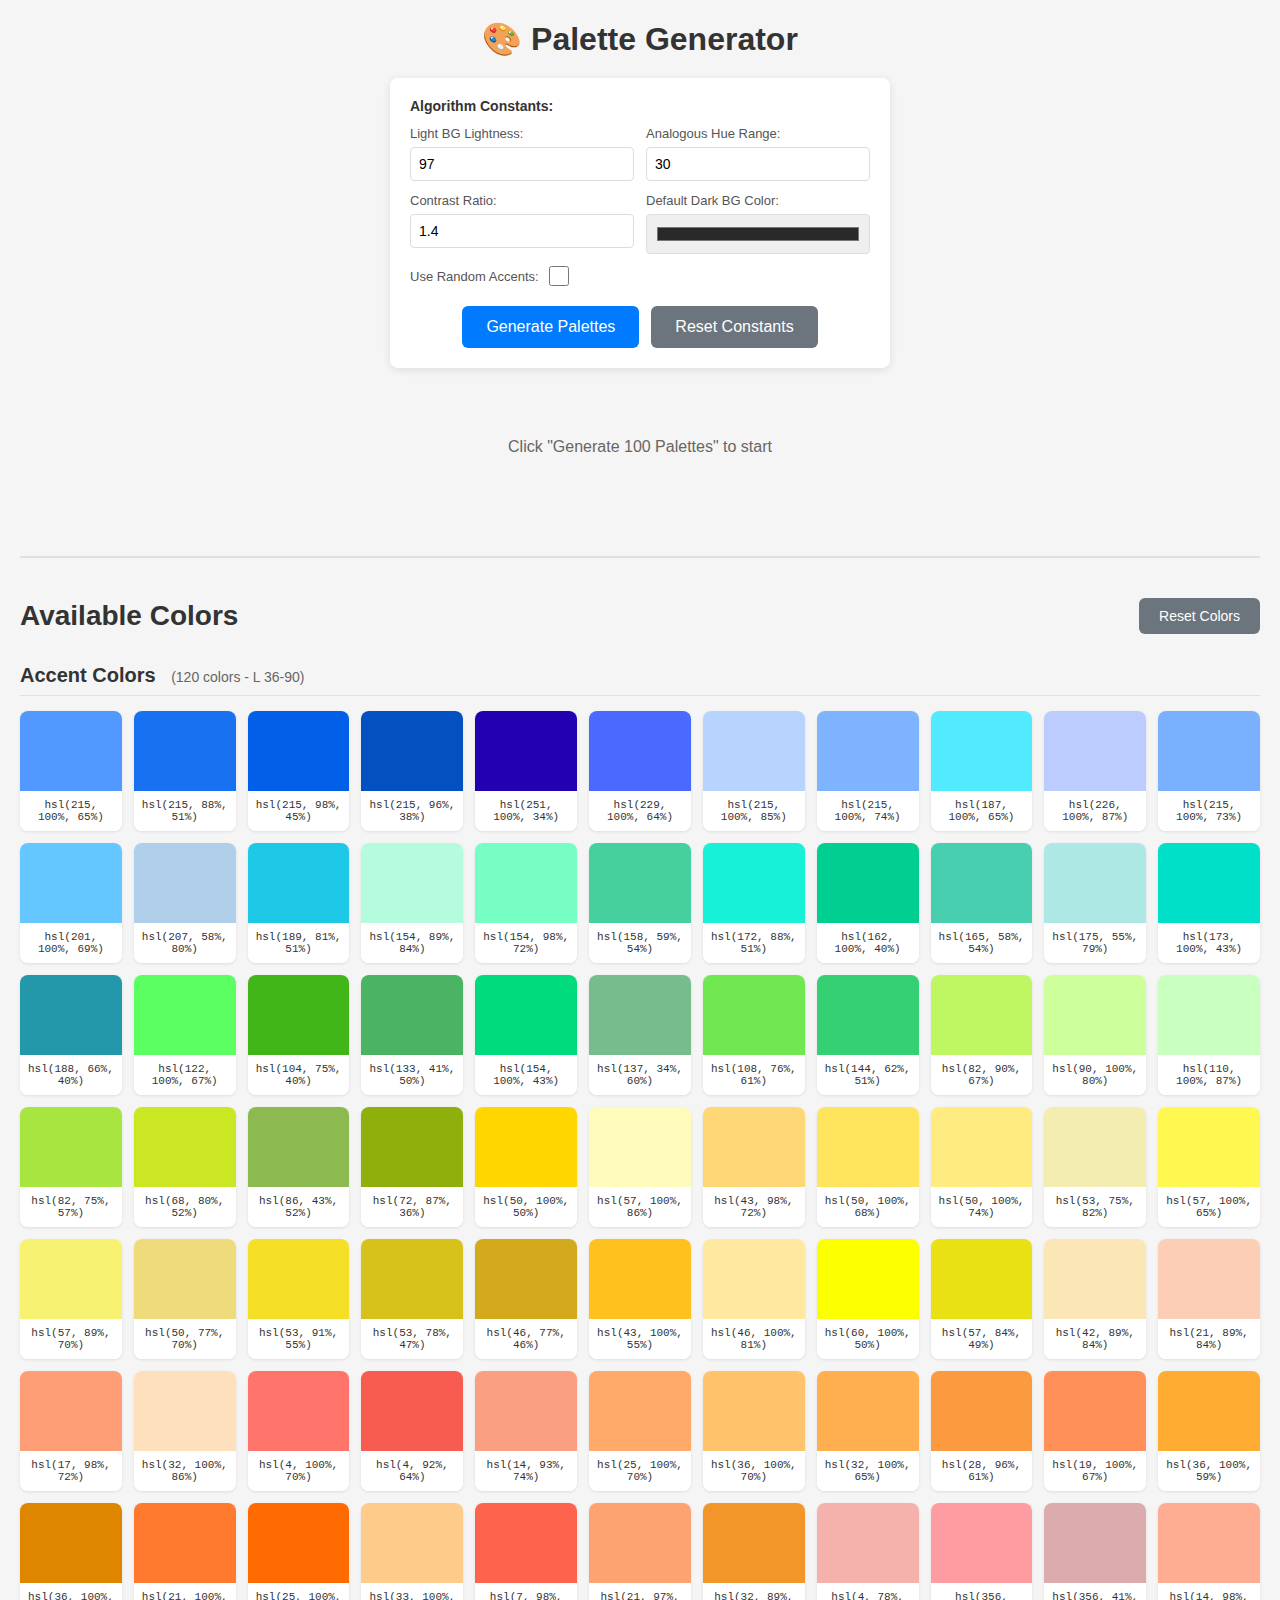
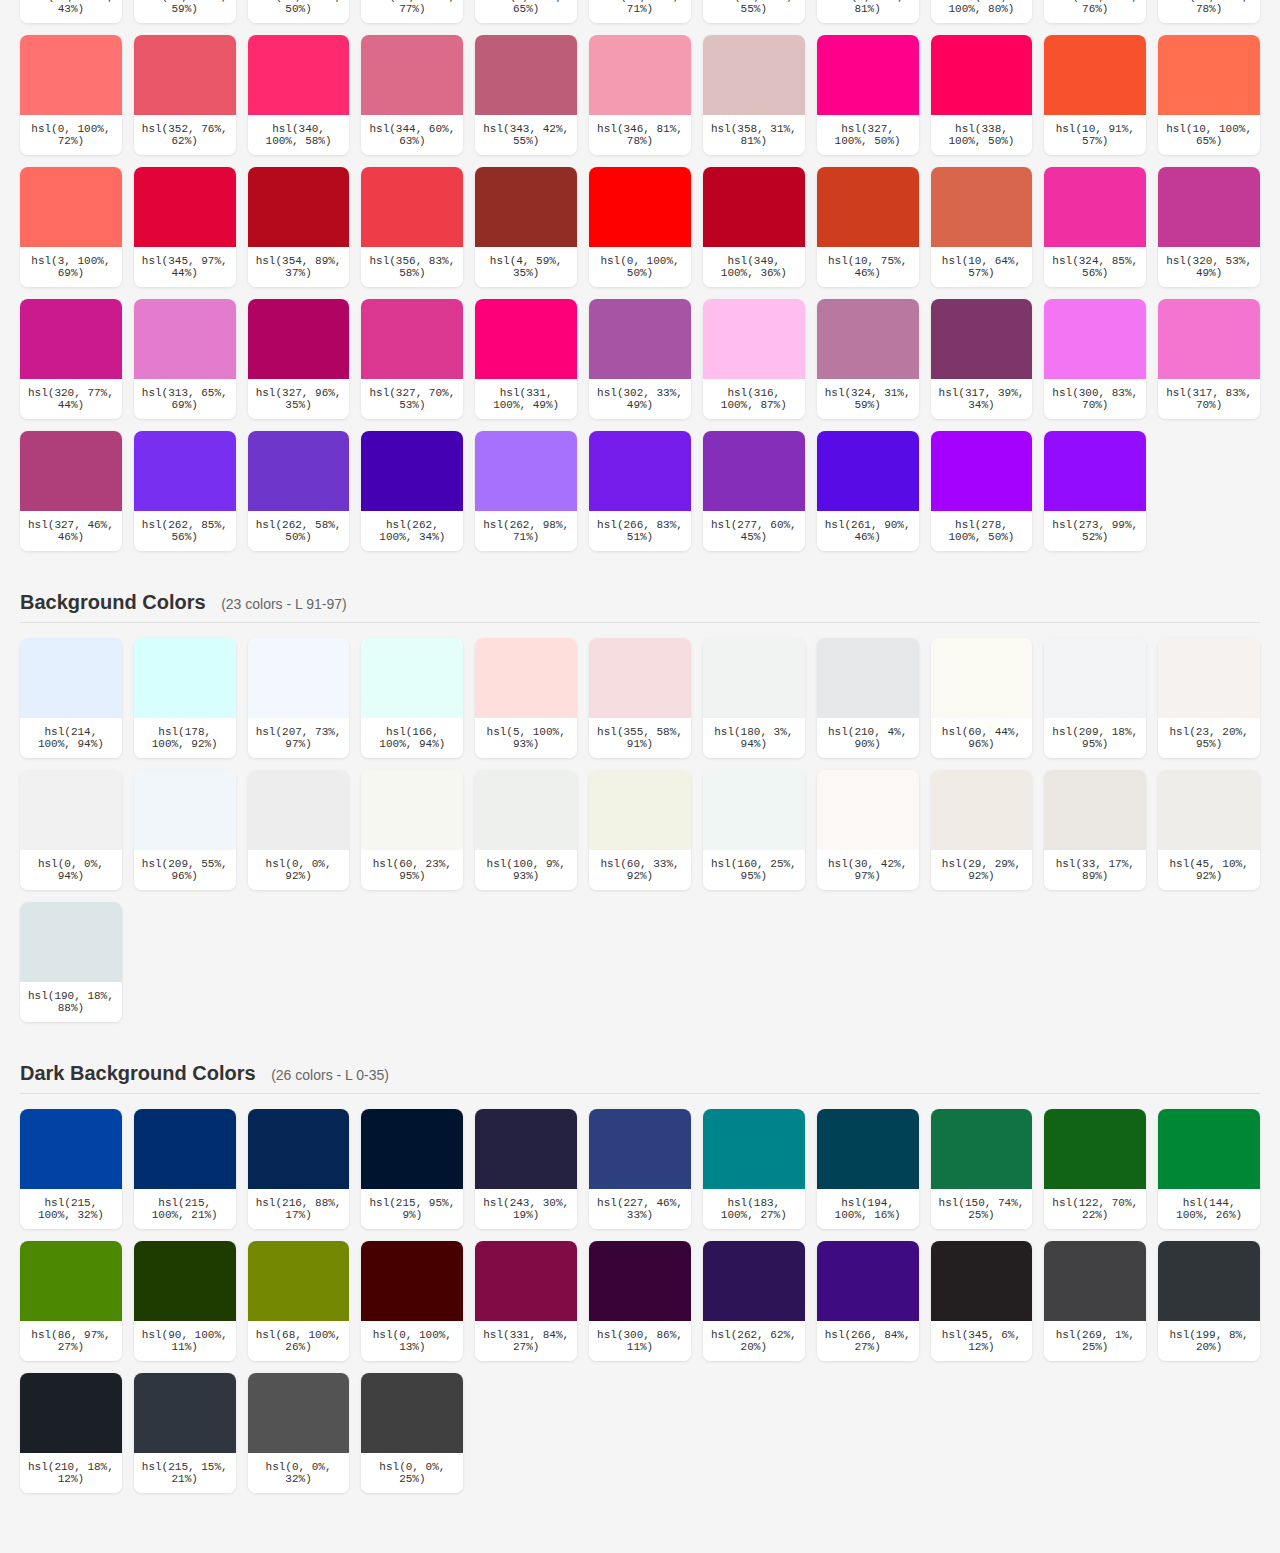
<file: index.html>
<!DOCTYPE html>
<html lang="en">
<head>
	<meta charset="UTF-8">
	<meta name="viewport" content="width=device-width, initial-scale=1.0">
	<title>Palette Generator</title>
	<style>
		* {
			margin: 0;
			padding: 0;
			box-sizing: border-box;
		}

		body {
			font-family: -apple-system, BlinkMacSystemFont, 'Segoe UI', Roboto, Oxygen, Ubuntu, Cantarell, sans-serif;
			background: #f5f5f5;
			padding: 20px;
		}		
	</style>
	<link rel="stylesheet" href="./css/main.css">
</head>
<body>
	<div class="header">
		<h1>🎨 Palette Generator</h1>
		<div class="palette-options" id="paletteOptionsContainer"></div>
		<div class="stats" id="stats"></div>
	</div>

	<div class="palettes-container" id="palettesContainer">
		<div class="loading">Click "Generate 100 Palettes" to start</div>
	</div>

	<div class="colors-section" id="colorsSection"></div>

	<script type="module" src="./main.js"></script>
</body>
</html>
</file>
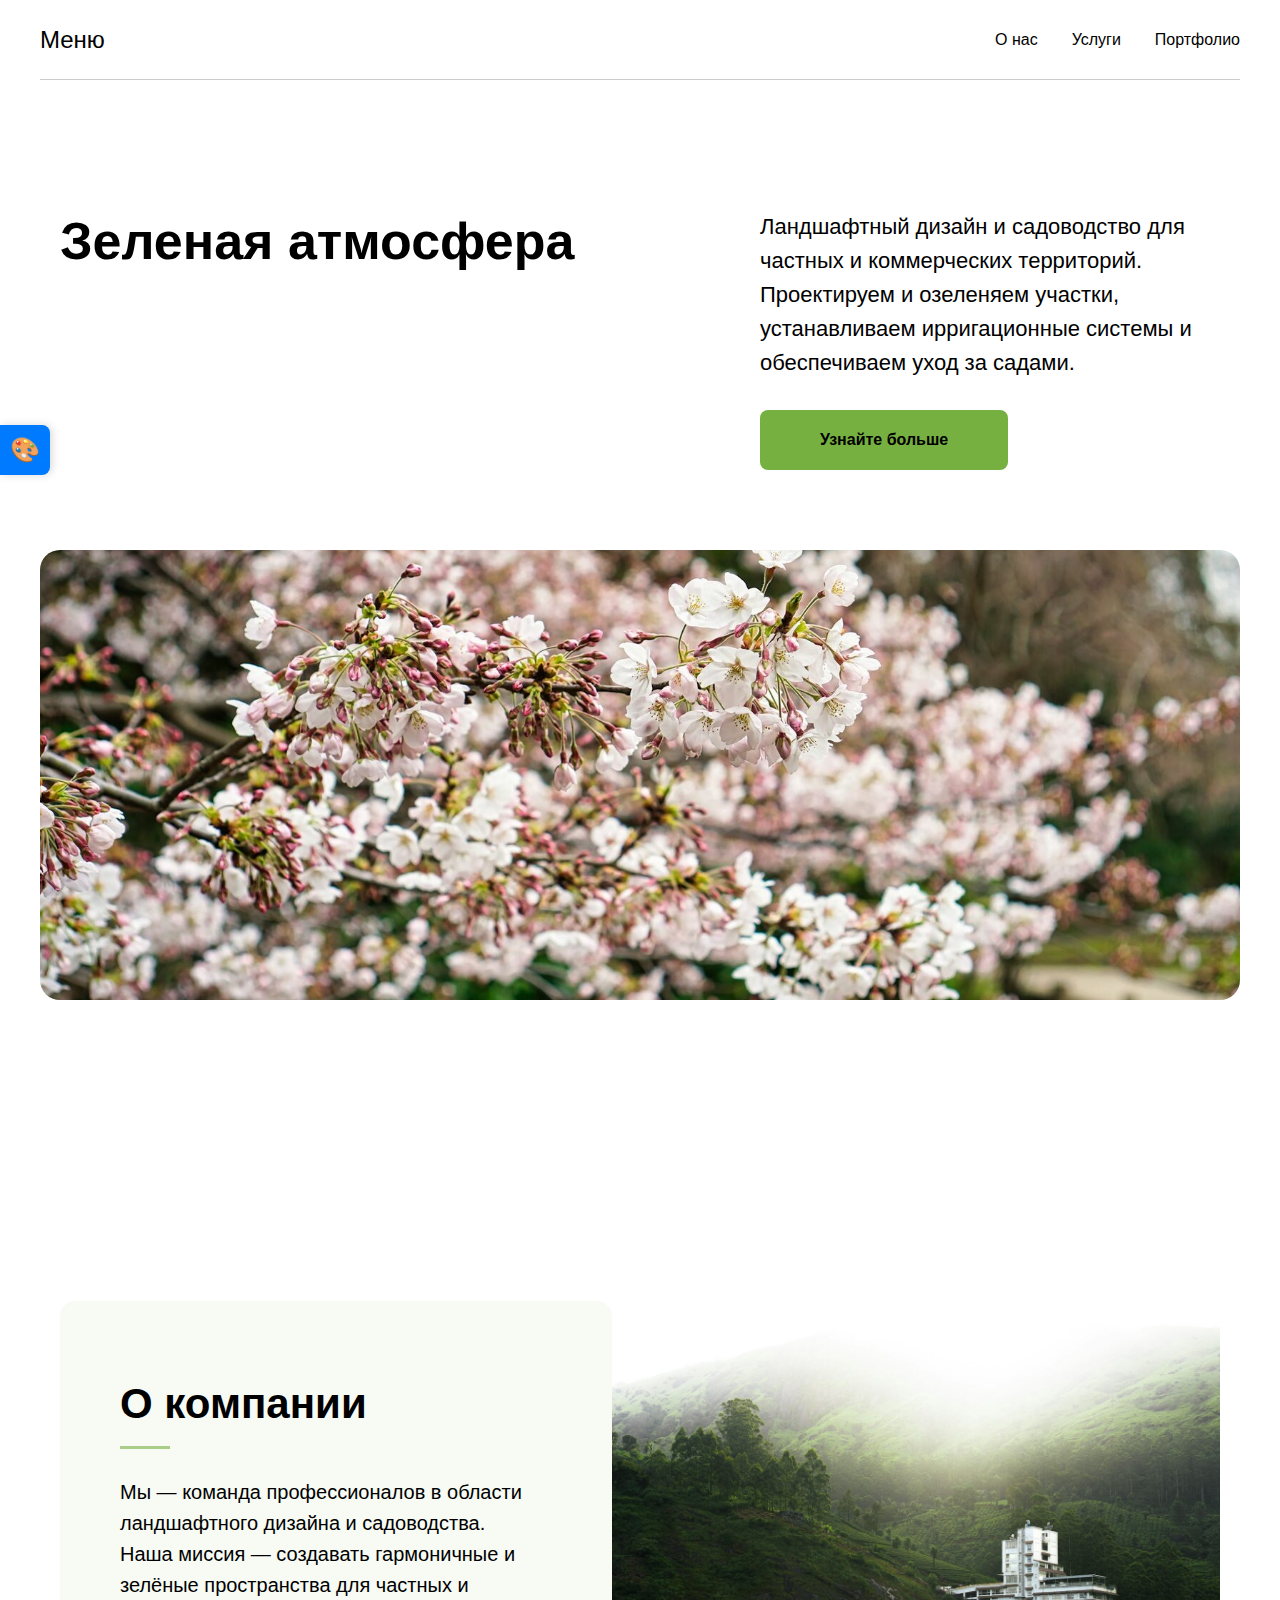
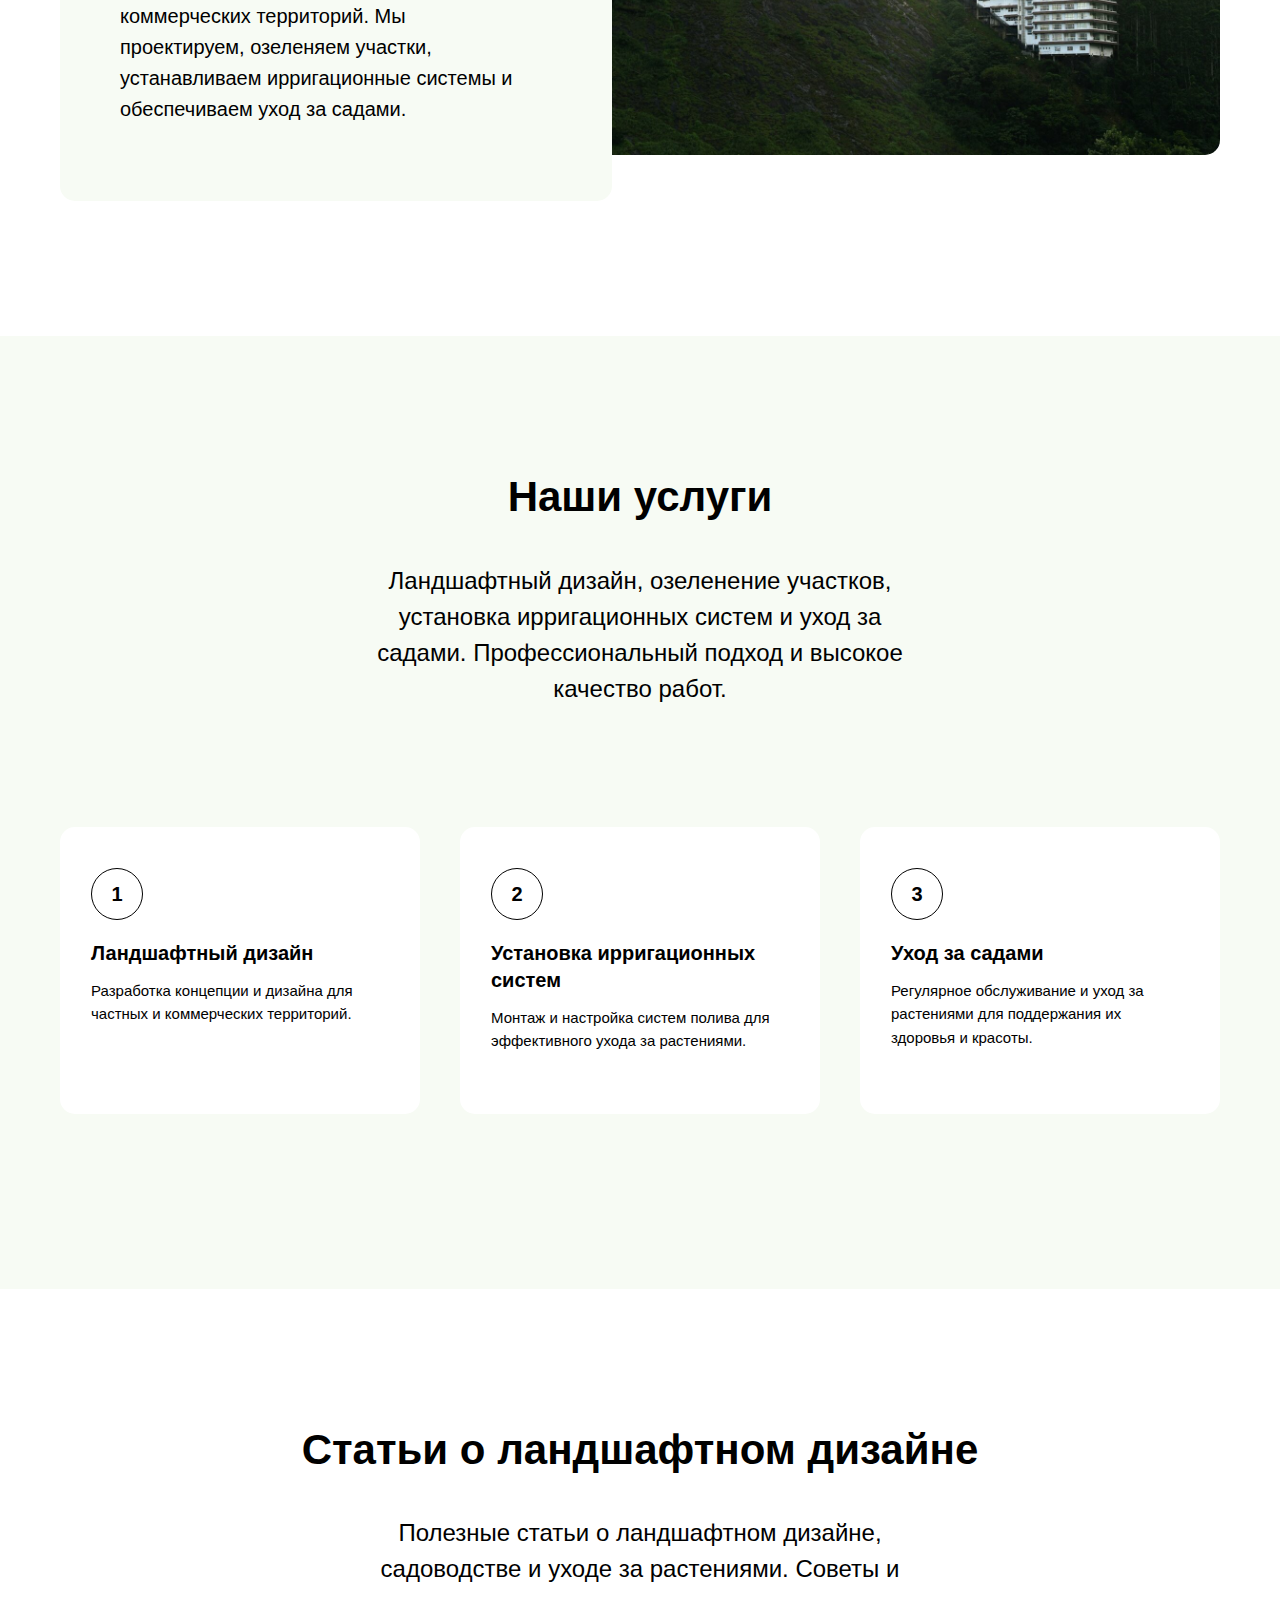
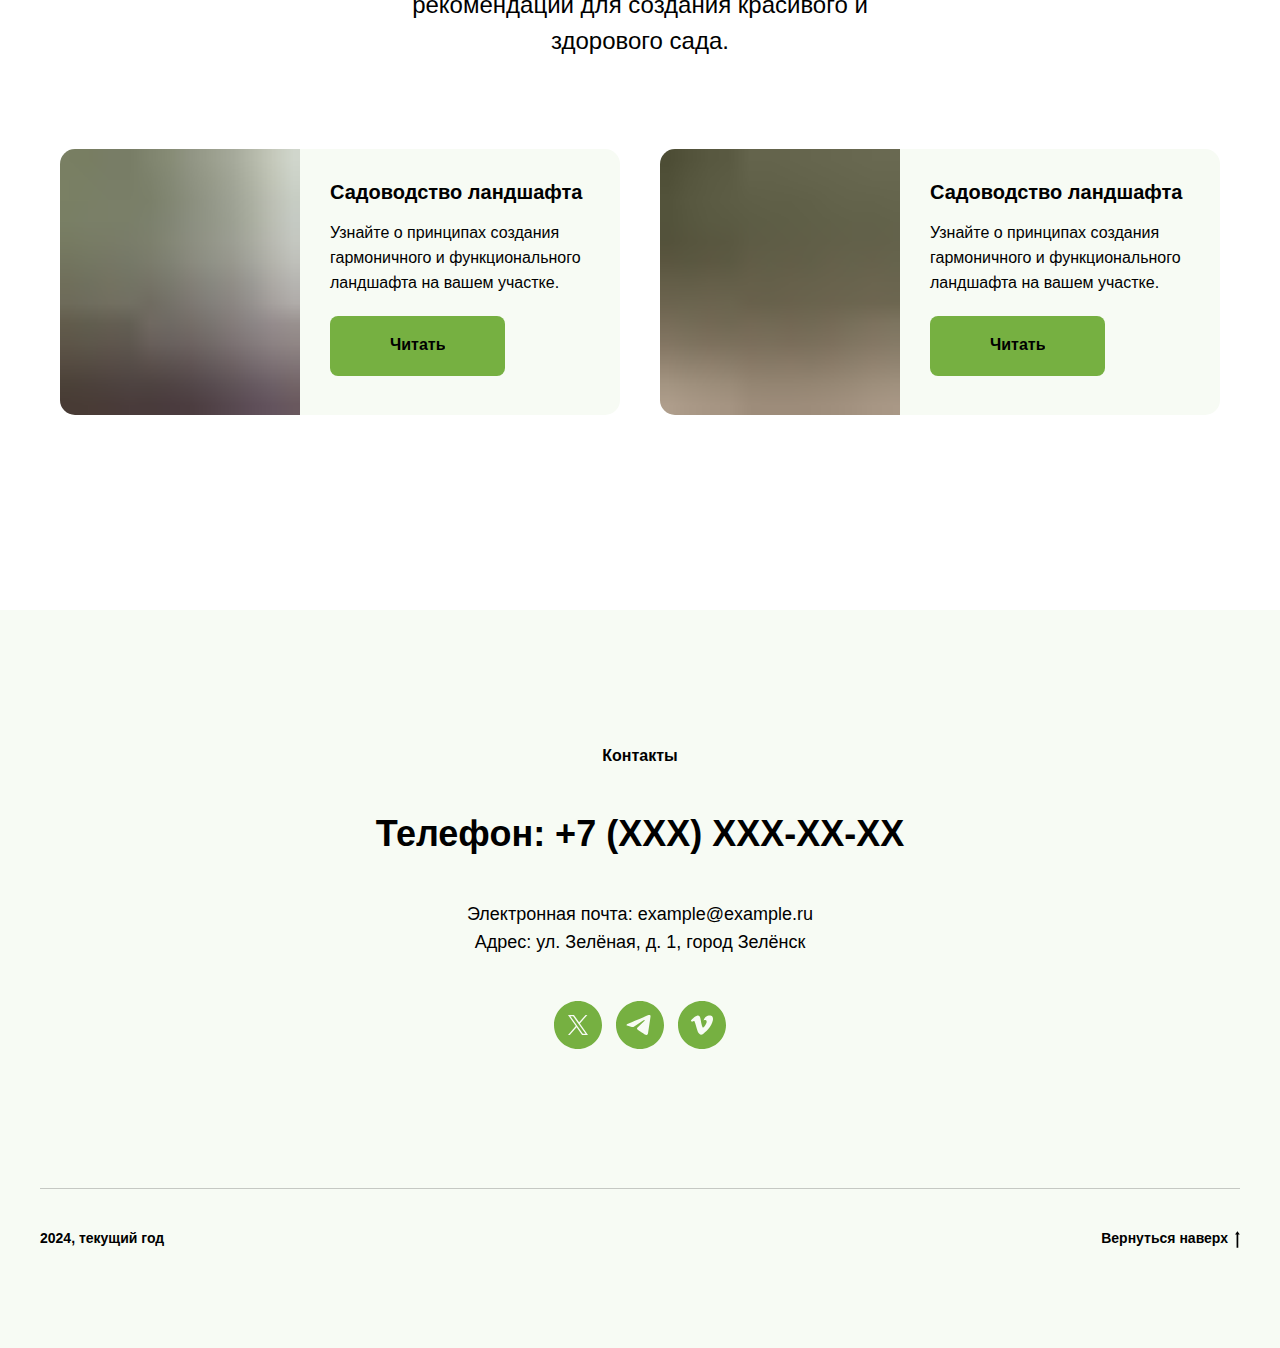
<file: page.html>
<!doctype html>
<html>
	<head>
		<meta charset="utf-8" />
		<meta http-equiv="Content-Type" content="text/html; charset=utf-8" />
		<meta name="viewport" content="width=device-width, initial-scale=1.0" />
		<!--metatextblock-->
		<title>Ландшафтный дизайн и озеленение участков</title>
		<meta property="og:url" content="page94710016.html" />
		<meta property="og:title" content="Ландшафтный дизайн и озеленение участков" />
		<meta property="og:description" content="" />
		<meta property="og:type" content="website" />
		<meta
			property="og:image"
			content="images/tild3063-6531-4537-b932-393438633838__-__resize__504x__photo-1663659072885-.jpg"
		/>
		<link rel="canonical" href="page94710016.html" />
		<!--/metatextblock-->
		<meta name="format-detection" content="telephone=no" />
		<meta http-equiv="x-dns-prefetch-control" content="on" />
		<link rel="dns-prefetch" href="https://ws.tildacdn.com" />
		<link rel="shortcut icon" href="images/tildafavicon.ico" type="image/x-icon" />
		<!-- Assets -->
		<script src="https://neo.tildacdn.com/js/tilda-fallback-1.0.min.js" async charset="utf-8"></script>
		<link
			rel="stylesheet"
			href="css/tilda-grid-3.0.min.css"
			type="text/css"
			media="all"
			onerror="this.loaderr='y';"
		/>
		<link
			rel="stylesheet"
			href="css/tilda-blocks-page94710016.min.css?t=1763016905"
			type="text/css"
			media="all"
			onerror="this.loaderr='y';"
		/>
		<link
			rel="stylesheet"
			href="css/tilda-animation-2.0.min.css"
			type="text/css"
			media="all"
			onerror="this.loaderr='y';"
		/>
		<link
			rel="stylesheet"
			href="css/tilda-popup-1.1.min.css"
			type="text/css"
			media="print"
			onload="this.media='all';"
			onerror="this.loaderr='y';"
		/>
		<noscript>
			<link rel="stylesheet" href="css/tilda-popup-1.1.min.css" type="text/css" media="all" />
		</noscript>
		<link
			rel="stylesheet"
			href="css/tilda-cards-1.0.min.css"
			type="text/css"
			media="all"
			onerror="this.loaderr='y';"
		/>
		<script nomodule src="js/tilda-polyfill-1.0.min.js" charset="utf-8"></script>
		<script type="text/javascript">
			function t_onReady(func) {
				if (document.readyState != 'loading') {
					func();
				} else {
					document.addEventListener('DOMContentLoaded', func);
				}
			}
			function t_onFuncLoad(funcName, okFunc, time) {
				if (typeof window[funcName] === 'function') {
					okFunc();
				} else {
					setTimeout(function () {
						t_onFuncLoad(funcName, okFunc, time);
					}, time || 100);
				}
			}
			window.onerror = function (m, f, l, c, e) {
				if (!window.t_jserrors) window.t_jserrors = [];
				window.t_jserrors.push({ message: m, filename: f, lineno: l, colno: c, error: e });
			};
		</script>
		<script src="js/tilda-scripts-3.0.min.js" charset="utf-8" async onerror="this.loaderr='y';"></script>
		<script
			src="js/tilda-blocks-page94710016.min.js?t=1763016905"
			charset="utf-8"
			async
			onerror="this.loaderr='y';"
		></script>
		<script src="js/lazyload-1.3.min.export.js" charset="utf-8" async onerror="this.loaderr='y';"></script>
		<script src="js/tilda-animation-2.0.min.js" charset="utf-8" async onerror="this.loaderr='y';"></script>
		<script src="js/tilda-menu-1.0.min.js" charset="utf-8" async onerror="this.loaderr='y';"></script>
		<script src="js/tilda-cards-1.0.min.js" charset="utf-8" async onerror="this.loaderr='y';"></script>
		<script src="js/tilda-skiplink-1.0.min.js" charset="utf-8" async onerror="this.loaderr='y';"></script>
		<script src="js/tilda-events-1.0.min.js" charset="utf-8" async onerror="this.loaderr='y';"></script>
		<script type="text/javascript">
			window.dataLayer = window.dataLayer || [];
		</script>
		<script type="text/javascript">
			(function () {
				if (
					/bot|google|yandex|baidu|bing|msn|duckduckbot|teoma|slurp|crawler|spider|robot|crawling|facebook/i.test(
						navigator.userAgent,
					) === false &&
					typeof sessionStorage != 'undefined' &&
					sessionStorage.getItem('visited') !== 'y' &&
					document.visibilityState
				) {
					var style = document.createElement('style');
					style.type = 'text/css';
					style.innerHTML =
						'@media screen and (min-width: 980px) {.t-records {opacity: 0;}.t-records_animated {-webkit-transition: opacity ease-in-out .2s;-moz-transition: opacity ease-in-out .2s;-o-transition: opacity ease-in-out .2s;transition: opacity ease-in-out .2s;}.t-records.t-records_visible {opacity: 1;}}';
					document.getElementsByTagName('head')[0].appendChild(style);
					function t_setvisRecs() {
						var alr = document.querySelectorAll('.t-records');
						Array.prototype.forEach.call(alr, function (el) {
							el.classList.add('t-records_animated');
						});
						setTimeout(function () {
							Array.prototype.forEach.call(alr, function (el) {
								el.classList.add('t-records_visible');
							});
							sessionStorage.setItem('visited', 'y');
						}, 400);
					}
					document.addEventListener('DOMContentLoaded', t_setvisRecs);
				}
			})();
		</script>
		<!-- Palette Sidebar Styles -->
		<link rel="stylesheet" href="css/page.css" type="text/css" media="all" />
		<link rel="stylesheet" href="./css/main.css">
	</head>
	<body class="t-body" style="margin: 0">
		<!--allrecords-->
		<div
			id="allrecords"
			data-tilda-export="yes"
			class="t-records"
			data-hook="blocks-collection-content-node"
			data-tilda-project-id="7786544"
			data-tilda-page-id="94710016"
			data-tilda-formskey="1c5e5a5959f207e02515507647786544"
			data-tilda-cookie="no"
			data-tilda-lazy="yes"
			data-tilda-root-zone="one"
			data-tilda-ts="y"
			data-tilda-te="y"
			data-tilda-project-country="RW"
		>
			<div
				id="rec1554719461"
				class="r t-rec"
				style="background-color: #ffffff"
				data-animationappear="off"
				data-record-type="456"
				data-bg-color="#ffffff"
			>
				<!-- T456 -->
				<div id="nav1554719461marker"></div>
				<div class="tmenu-mobile">
					<div class="tmenu-mobile__container">
						<div class="tmenu-mobile__burgerlogo">
							<a href="https://google.com">
								<div class="tmenu-mobile__burgerlogo__title t-title" field="title">Меню</div>
							</a>
						</div>
						<button
							type="button"
							class="t-menuburger t-menuburger_first"
							aria-label="Навигационное меню"
							aria-expanded="false"
						>
							<span style="background-color: #000000"></span>
							<span style="background-color: #000000"></span>
							<span style="background-color: #000000"></span>
							<span style="background-color: #000000"></span>
						</button>
						<script>
							function t_menuburger_init(recid) {
								var rec = document.querySelector('#rec' + recid);
								if (!rec) return;
								var burger = rec.querySelector('.t-menuburger');
								if (!burger) return;
								var isSecondStyle = burger.classList.contains('t-menuburger_second');
								if (isSecondStyle && !window.isMobile && !('ontouchend' in document)) {
									burger.addEventListener('mouseenter', function () {
										if (burger.classList.contains('t-menuburger-opened')) return;
										burger.classList.remove('t-menuburger-unhovered');
										burger.classList.add('t-menuburger-hovered');
									});
									burger.addEventListener('mouseleave', function () {
										if (burger.classList.contains('t-menuburger-opened')) return;
										burger.classList.remove('t-menuburger-hovered');
										burger.classList.add('t-menuburger-unhovered');
										setTimeout(function () {
											burger.classList.remove('t-menuburger-unhovered');
										}, 300);
									});
								}
								burger.addEventListener('click', function () {
									if (
										!burger.closest('.tmenu-mobile') &&
										!burger.closest('.t450__burger_container') &&
										!burger.closest('.t466__container') &&
										!burger.closest('.t204__burger') &&
										!burger.closest('.t199__js__menu-toggler')
									) {
										burger.classList.toggle('t-menuburger-opened');
										burger.classList.remove('t-menuburger-unhovered');
									}
								});
								var menu = rec.querySelector('[data-menu="yes"]');
								if (!menu) return;
								var menuLinks = menu.querySelectorAll('.t-menu__link-item');
								var submenuClassList = [
									't978__menu-link_hook',
									't978__tm-link',
									't966__tm-link',
									't794__tm-link',
									't-menusub__target-link',
								];
								Array.prototype.forEach.call(menuLinks, function (link) {
									link.addEventListener('click', function () {
										var isSubmenuHook = submenuClassList.some(function (submenuClass) {
											return link.classList.contains(submenuClass);
										});
										if (isSubmenuHook) return;
										burger.classList.remove('t-menuburger-opened');
									});
								});
								menu.addEventListener('clickedAnchorInTooltipMenu', function () {
									burger.classList.remove('t-menuburger-opened');
								});
							}
							t_onReady(function () {
								t_onFuncLoad('t_menuburger_init', function () {
									t_menuburger_init('1554719461');
								});
							});
						</script>
						<style>
							.t-menuburger {
								position: relative;
								flex-shrink: 0;
								width: 28px;
								height: 20px;
								padding: 0;
								border: none;
								background-color: transparent;
								outline: none;
								-webkit-transform: rotate(0deg);
								transform: rotate(0deg);
								transition: transform 0.5s ease-in-out;
								cursor: pointer;
								z-index: 999;
							}
							.t-menuburger span {
								display: block;
								position: absolute;
								width: 100%;
								opacity: 1;
								left: 0;
								-webkit-transform: rotate(0deg);
								transform: rotate(0deg);
								transition: 0.25s ease-in-out;
								height: 3px;
								background-color: #000;
							}
							.t-menuburger span:nth-child(1) {
								top: 0px;
							}
							.t-menuburger span:nth-child(2),
							.t-menuburger span:nth-child(3) {
								top: 8px;
							}
							.t-menuburger span:nth-child(4) {
								top: 16px;
							}
							.t-menuburger__big {
								width: 42px;
								height: 32px;
							}
							.t-menuburger__big span {
								height: 5px;
							}
							.t-menuburger__big span:nth-child(2),
							.t-menuburger__big span:nth-child(3) {
								top: 13px;
							}
							.t-menuburger__big span:nth-child(4) {
								top: 26px;
							}
							.t-menuburger__small {
								width: 22px;
								height: 14px;
							}
							.t-menuburger__small span {
								height: 2px;
							}
							.t-menuburger__small span:nth-child(2),
							.t-menuburger__small span:nth-child(3) {
								top: 6px;
							}
							.t-menuburger__small span:nth-child(4) {
								top: 12px;
							}
							.t-menuburger-opened span:nth-child(1) {
								top: 8px;
								width: 0%;
								left: 50%;
							}
							.t-menuburger-opened span:nth-child(2) {
								-webkit-transform: rotate(45deg);
								transform: rotate(45deg);
							}
							.t-menuburger-opened span:nth-child(3) {
								-webkit-transform: rotate(-45deg);
								transform: rotate(-45deg);
							}
							.t-menuburger-opened span:nth-child(4) {
								top: 8px;
								width: 0%;
								left: 50%;
							}
							.t-menuburger-opened.t-menuburger__big span:nth-child(1) {
								top: 6px;
							}
							.t-menuburger-opened.t-menuburger__big span:nth-child(4) {
								top: 18px;
							}
							.t-menuburger-opened.t-menuburger__small span:nth-child(1),
							.t-menuburger-opened.t-menuburger__small span:nth-child(4) {
								top: 6px;
							}
							@media (hover), (min-width: 0\0) {
								.t-menuburger_first:hover span:nth-child(1) {
									transform: translateY(1px);
								}
								.t-menuburger_first:hover span:nth-child(4) {
									transform: translateY(-1px);
								}
								.t-menuburger_first.t-menuburger__big:hover span:nth-child(1) {
									transform: translateY(3px);
								}
								.t-menuburger_first.t-menuburger__big:hover span:nth-child(4) {
									transform: translateY(-3px);
								}
							}
							.t-menuburger_second span:nth-child(2),
							.t-menuburger_second span:nth-child(3) {
								width: 80%;
								left: 20%;
								right: 0;
							}
							@media (hover), (min-width: 0\0) {
								.t-menuburger_second.t-menuburger-hovered span:nth-child(2),
								.t-menuburger_second.t-menuburger-hovered span:nth-child(3) {
									animation: t-menuburger-anim 0.3s ease-out normal forwards;
								}
								.t-menuburger_second.t-menuburger-unhovered span:nth-child(2),
								.t-menuburger_second.t-menuburger-unhovered span:nth-child(3) {
									animation: t-menuburger-anim2 0.3s ease-out normal forwards;
								}
							}
							.t-menuburger_second.t-menuburger-opened span:nth-child(2),
							.t-menuburger_second.t-menuburger-opened span:nth-child(3) {
								left: 0;
								right: 0;
								width: 100% !important;
							}
							.t-menuburger_third span:nth-child(4) {
								width: 70%;
								left: unset;
								right: 0;
							}
							@media (hover), (min-width: 0\0) {
								.t-menuburger_third:not(.t-menuburger-opened):hover span:nth-child(4) {
									width: 100%;
								}
							}
							.t-menuburger_third.t-menuburger-opened span:nth-child(4) {
								width: 0 !important;
								right: 50%;
							}
							.t-menuburger_fourth {
								height: 12px;
							}
							.t-menuburger_fourth.t-menuburger__small {
								height: 8px;
							}
							.t-menuburger_fourth.t-menuburger__big {
								height: 18px;
							}
							.t-menuburger_fourth span:nth-child(2),
							.t-menuburger_fourth span:nth-child(3) {
								top: 4px;
								opacity: 0;
							}
							.t-menuburger_fourth span:nth-child(4) {
								top: 8px;
							}
							.t-menuburger_fourth.t-menuburger__small span:nth-child(2),
							.t-menuburger_fourth.t-menuburger__small span:nth-child(3) {
								top: 3px;
							}
							.t-menuburger_fourth.t-menuburger__small span:nth-child(4) {
								top: 6px;
							}
							.t-menuburger_fourth.t-menuburger__small span:nth-child(2),
							.t-menuburger_fourth.t-menuburger__small span:nth-child(3) {
								top: 3px;
							}
							.t-menuburger_fourth.t-menuburger__small span:nth-child(4) {
								top: 6px;
							}
							.t-menuburger_fourth.t-menuburger__big span:nth-child(2),
							.t-menuburger_fourth.t-menuburger__big span:nth-child(3) {
								top: 6px;
							}
							.t-menuburger_fourth.t-menuburger__big span:nth-child(4) {
								top: 12px;
							}
							@media (hover), (min-width: 0\0) {
								.t-menuburger_fourth:not(.t-menuburger-opened):hover span:nth-child(1) {
									transform: translateY(1px);
								}
								.t-menuburger_fourth:not(.t-menuburger-opened):hover span:nth-child(4) {
									transform: translateY(-1px);
								}
								.t-menuburger_fourth.t-menuburger__big:not(.t-menuburger-opened):hover
									span:nth-child(1) {
									transform: translateY(3px);
								}
								.t-menuburger_fourth.t-menuburger__big:not(.t-menuburger-opened):hover
									span:nth-child(4) {
									transform: translateY(-3px);
								}
							}
							.t-menuburger_fourth.t-menuburger-opened span:nth-child(1),
							.t-menuburger_fourth.t-menuburger-opened span:nth-child(4) {
								top: 4px;
							}
							.t-menuburger_fourth.t-menuburger-opened span:nth-child(2),
							.t-menuburger_fourth.t-menuburger-opened span:nth-child(3) {
								opacity: 1;
							}
							@keyframes t-menuburger-anim {
								0% {
									width: 80%;
									left: 20%;
									right: 0;
								}
								50% {
									width: 100%;
									left: 0;
									right: 0;
								}
								100% {
									width: 80%;
									left: 0;
									right: 20%;
								}
							}
							@keyframes t-menuburger-anim2 {
								0% {
									width: 80%;
									left: 0;
								}
								50% {
									width: 100%;
									right: 0;
									left: 0;
								}
								100% {
									width: 80%;
									left: 20%;
									right: 0;
								}
							}
						</style>
					</div>
				</div>
				<style>
					.tmenu-mobile {
						background-color: #111;
						display: none;
						width: 100%;
						top: 0;
						z-index: 990;
					}
					.tmenu-mobile_positionfixed {
						position: fixed;
					}
					.tmenu-mobile__text {
						color: #fff;
					}
					.tmenu-mobile__container {
						min-height: 64px;
						padding: 20px;
						position: relative;
						box-sizing: border-box;
						display: -webkit-flex;
						display: -ms-flexbox;
						display: flex;
						-webkit-align-items: center;
						-ms-flex-align: center;
						align-items: center;
						-webkit-justify-content: space-between;
						-ms-flex-pack: justify;
						justify-content: space-between;
					}
					.tmenu-mobile__list {
						display: block;
					}
					.tmenu-mobile__burgerlogo {
						display: inline-block;
						font-size: 24px;
						font-weight: 400;
						white-space: nowrap;
						vertical-align: middle;
					}
					.tmenu-mobile__imglogo {
						height: auto;
						display: block;
						max-width: 300px !important;
						box-sizing: border-box;
						padding: 0;
						margin: 0 auto;
					}
					@media screen and (max-width: 980px) {
						.tmenu-mobile__menucontent_hidden {
							display: none;
							height: 100%;
						}
						.tmenu-mobile {
							display: block;
						}
					}
					@media screen and (max-width: 980px) {
						#rec1554719461 .tmenu-mobile {
							background-color: #ffffff;
						}
						#rec1554719461 .t-menuburger {
							-webkit-order: 1;
							-ms-flex-order: 1;
							order: 1;
						}
					}
				</style>
				<style>
					#rec1554719461 .tmenu-mobile__burgerlogo a {
						color: #000000;
					}
				</style>
				<style>
					#rec1554719461 .tmenu-mobile__burgerlogo__title {
						color: #000000;
					}
				</style>
				<div
					id="nav1554719461"
					class="t456 t456__positionstatic tmenu-mobile__menucontent_hidden"
					data-bgcolor-hex=""
					data-bgcolor-rgba=""
					data-navmarker="nav1554719461marker"
					data-appearoffset=""
					data-bgopacity-two=""
					data-menushadow=""
					data-menushadow-css=""
					data-bgopacity="1"
					data-menu-items-align="right"
					data-menu="yes"
				>
					<div class="t456__maincontainer">
						<div class="t456__leftwrapper" style="min-width: 90px; width: 90px">
							<div class="t456__logowrapper">
								<a href="https://google.com">
									<div class="t456__logo t-title" field="title">Меню</div>
								</a>
							</div>
						</div>
						<nav class="t456__rightwrapper t456__menualign_right">
							<ul role="list" class="t456__list t-menu__list">
								<li class="t456__list_item" style="padding: 0 15px 0 0">
									<a
										class="t-menu__link-item"
										href=""
										data-menu-submenu-hook=""
										data-menu-item-number="1"
										>О нас</a
									>
								</li>
								<li class="t456__list_item" style="padding: 0 15px">
									<a
										class="t-menu__link-item"
										href=""
										data-menu-submenu-hook=""
										data-menu-item-number="2"
										>Услуги</a
									>
								</li>
								<li class="t456__list_item" style="padding: 0 0 0 15px">
									<a
										class="t-menu__link-item"
										href=""
										data-menu-submenu-hook=""
										data-menu-item-number="3"
										>Портфолио</a
									>
								</li>
							</ul>
						</nav>
						<div class="t456__linewrapper">
							<hr class="t456__horizontalline" style="background-color: #000000; opacity: 0.2" />
						</div>
					</div>
				</div>
				<style>
					@media screen and (max-width: 980px) {
						#rec1554719461 .t456__logowrapper {
							display: none !important;
						}
						#rec1554719461 .t456__mobile-text {
							display: none;
						}
						#rec1554719461 .t456__imglogo {
							padding: 0;
						}
					}
				</style>
				<style>
					@media screen and (max-width: 980px) {
						#rec1554719461 .t456__leftcontainer {
							padding: 20px;
						}
					}
					@media screen and (max-width: 980px) {
						#rec1554719461 .t456__imglogo {
							padding: 20px 0;
						}
					}
				</style>
				<script type="text/javascript">
					t_onReady(function () {
						t_onFuncLoad('t_menu__highlightActiveLinks', function () {
							t_menu__highlightActiveLinks('.t456__list_item a');
						});
					});
					t_onReady(function () {
						t_onFuncLoad('t_menu__setBGcolor', function () {
							t_menu__setBGcolor('1554719461', '.t456');
							window.addEventListener('resize', function () {
								t_menu__setBGcolor('1554719461', '.t456');
							});
						});
						t_onFuncLoad('t_menu__interactFromKeyboard', function () {
							t_menu__interactFromKeyboard('1554719461');
						});
					});
				</script>
				<script type="text/javascript">
					t_onReady(function () {
						t_onFuncLoad('t_menu__createMobileMenu', function () {
							t_menu__createMobileMenu('1554719461', '.t456');
						});
					});
				</script>
				<style>
					@supports (overflow: -webkit-marquee) and (justify-content: inherit) {
						#rec1554719461 .t-menu__link-item,
						#rec1554719461 .t-menu__link-item.t-active {
							opacity: 1 !important;
						}
					}
				</style>
				<style>
					#rec1554719461 .t456__logowrapper a {
						color: #000000;
					}
					#rec1554719461 a.t-menu__link-item {
						color: #000000;
					}
				</style>
				<style>
					#rec1554719461 .t456__logo {
						color: #000000;
					}
				</style>
			</div>
			<div
				id="rec1554719501"
				class="r t-rec t-rec_pt_120 t-rec_pb_120"
				style="padding-top: 120px; padding-bottom: 120px; background-color: #ffffff"
				data-record-type="1127"
				data-bg-color="#ffffff"
			>
				<!-- T1127 -->
				<div class="t1127">
					<div class="t1127__container_vtop t-container t-container_flex">
						<div class="t-col t-col_6">
							<div class="t1127__title t-title t-title_md" field="title">Зеленая атмосфера</div>
						</div>
						<div class="t-col t-col_5 t-prefix_1">
							<div class="t1127__descr t-descr t-descr_lg" field="descr">
								Ландшафтный дизайн и садоводство для частных и коммерческих территорий. Проектируем и
								озеленяем участки, устанавливаем ирригационные системы и обеспечиваем уход за садами.
							</div>
							<div class="t1127__buttons t1127__buttons_left">
								<div class="t-btn t-btnflex t-btnflex_type_button t-btnflex_md" type="button">
									<span class="t-btnflex__text">Узнайте больше</span>
									<style>
										#rec1554719501 .t-btnflex.t-btnflex_type_button {
											color: #000000;
											background-color: #76b041;
											border-style: none !important;
											border-radius: 8px;
											box-shadow: none !important;
											transition-duration: 0.2s;
											transition-property: background-color, color, border-color, box-shadow,
												opacity, transform, gap;
											transition-timing-function: ease-in-out;
										}
									</style>
								</div>
							</div>
						</div>
					</div>
					<div class="t1127__container t1127__container_40 t1127__container_last">
						<div
							class="t1127__image t-bgimg"
							data-original="images/tild3063-6531-4537-b932-393438633838__photo-1663659072885-.jpg"
							bgimgfield="img"
							style="
								background: url('images/tild3063-6531-4537-b932-393438633838__-__resizeb__20x__photo-1663659072885-.jpg')
									center center no-repeat;
								background-size: cover;
								height: 50vh;
							"
						>
							<meta
								itemprop="image"
								content="images/tild3063-6531-4537-b932-393438633838__photo-1663659072885-.jpg"
							/>
						</div>
					</div>
				</div>
				<style>
					#rec1554719501 .t1127__title {
						color: #000000;
					}
					#rec1554719501 .t1127__descr {
						color: #000000;
					}
				</style>
				<style>
					#rec1554719501 .t1127__image {
						border-radius: 20px;
					}
				</style>
			</div>
			<div
				id="rec1554719511"
				class="r t-rec t-rec_pt_135 t-rec_pt-res-480_90 t-rec_pb_135 t-rec_pb-res-480_90"
				style="padding-top: 135px; padding-bottom: 135px; background-color: #ffffff"
				data-animationappear="off"
				data-record-type="814"
				data-bg-color="#ffffff"
			>
				<!-- t814 -->
				<div class="t814">
					<div class="t-container">
						<div class="t814__top t-col t-col_5" itemscope itemtype="http://schema.org/ImageObject">
							<meta
								itemprop="image"
								content="images/tild3039-3735-4637-a565-343034383934__photo-1658203117907-.jpg"
							/>
							<div class="t814__blocktext-wrapper">
								<div class="t814__blocktext t-align_left" style="background-color: #f7fbf4; left: 0">
									<div class="t814__content t-valign_middle">
										<div class="t814__box">
											<div class="t814__title t-title t-title_xs" field="title">О компании</div>
											<div
												class="t-divider t814__line"
												style="background-color: #76b041; opacity: 0.6"
											></div>
											<div class="t814__descr t-descr t-descr_md" field="descr">
												Мы — команда профессионалов в области ландшафтного дизайна и
												садоводства. Наша миссия — создавать гармоничные и зелёные пространства
												для частных и коммерческих территорий. Мы проектируем, озеленяем
												участки, устанавливаем ирригационные системы и обеспечиваем уход за
												садами.
											</div>
										</div>
									</div>
								</div>
							</div>
						</div>
						<div class="t-col t-col_7" itemscope itemtype="http://schema.org/ImageObject">
							<meta
								itemprop="image"
								content="images/tild3039-3735-4637-a565-343034383934__photo-1658203117907-.jpg"
							/>
							<div class="t814__blockimg-wrapper" style="padding-bottom: 75.757575757576%">
								<div
									class="t814__blockimg t-bgimg"
									data-original="images/tild3039-3735-4637-a565-343034383934__photo-1658203117907-.jpg"
									bgimgfield="img"
									style="
										background-image: url('images/tild3039-3735-4637-a565-343034383934__-__resizeb__20x__photo-1658203117907-.jpg');
									"
								></div>
							</div>
						</div>
					</div>
				</div>
				<script>
					t_onReady(function () {
						t_onFuncLoad('t814_init', function () {
							t814_init('1554719511');
						});
					});
				</script>
				<style>
					#rec1554719511 .t814__title {
						color: #000000;
					}
					#rec1554719511 .t814__descr {
						color: #000000;
					}
				</style>
				<style>
					#rec1554719511 .t814__blocktext {
						border-radius: 15px;
					}
					#rec1554719511 .t814__blockimg {
						border-radius: 15px;
					}
				</style>
			</div>
			<div
				id="rec1554719541"
				class="r t-rec t-rec_pt_135 t-rec_pt-res-480_90 t-rec_pb_135 t-rec_pb-res-480_90"
				style="padding-top: 135px; padding-bottom: 135px; background-color: #f7fbf4"
				data-animationappear="off"
				data-record-type="948"
				data-bg-color="#f7fbf4"
			>
				<!-- t948 -->
				<div class="t948">
					<div class="t-section__container t-container t-container_flex">
						<div class="t-col t-col_12">
							<div
								class="t-section__title t-title t-title_xs t-align_center t-margin_auto"
								field="btitle"
							>
								Наши услуги
							</div>
							<div
								class="t-section__descr t-descr t-descr_xl t-align_center t-margin_auto"
								field="bdescr"
							>
								Ландшафтный дизайн, озеленение участков, установка ирригационных систем и уход за
								садами. Профессиональный подход и высокое качество работ.
							</div>
						</div>
					</div>
					<style>
						.t-section__descr {
							max-width: 560px;
						}
						#rec1554719541 .t-section__title {
							margin-bottom: 40px;
						}
						#rec1554719541 .t-section__descr {
							margin-bottom: 120px;
						}
						@media screen and (max-width: 960px) {
							#rec1554719541 .t-section__title {
								margin-bottom: 20px;
							}
							#rec1554719541 .t-section__descr {
								margin-bottom: 65px;
							}
						}
					</style>
					<style>
						#rec1554719541 .t-section__title {
							color: #000000;
						}
						#rec1554719541 .t-section__descr {
							color: #000000;
						}
					</style>
					<div class="t-container">
						<div class="t948__row">
							<div class="t-item t948__col t-col t-col_4">
								<div class="t948__content">
									<div
										class="t948__textwrapper"
										style="border: 1px solid transparent; background-color: #ffffff"
									>
										<div class="t948__circle" style="border-color: #000000">
											<div class="t948__number t-name t-name_md" style="color: #000000"></div>
										</div>
										<div class="t948__title t-name t-name_md" field="li_title__3877094636330">
											<span style="text-align: left">Ландшафтный дизайн</span>
										</div>
										<div class="t948__descr t-text t-text_xs" field="li_descr__3877094636330">
											Разработка концепции и дизайна для частных и коммерческих территорий.
										</div>
									</div>
								</div>
							</div>
							<div class="t-item t948__col t-col t-col_4">
								<div class="t948__content">
									<div
										class="t948__textwrapper"
										style="border: 1px solid transparent; background-color: #ffffff"
									>
										<div class="t948__circle" style="border-color: #000000">
											<div class="t948__number t-name t-name_md" style="color: #000000"></div>
										</div>
										<div class="t948__title t-name t-name_md" field="li_title__3877094636332">
											Установка ирригационных систем
										</div>
										<div class="t948__descr t-text t-text_xs" field="li_descr__3877094636332">
											Монтаж и настройка систем полива для эффективного ухода за растениями.
										</div>
									</div>
								</div>
							</div>
							<div class="t-item t948__col t-col t-col_4">
								<div class="t948__content">
									<div
										class="t948__textwrapper"
										style="border: 1px solid transparent; background-color: #ffffff"
									>
										<div class="t948__circle" style="border-color: #000000">
											<div class="t948__number t-name t-name_md" style="color: #000000"></div>
										</div>
										<div class="t948__title t-name t-name_md" field="li_title__3877094636333">
											Уход за садами
										</div>
										<div class="t948__descr t-text t-text_xs" field="li_descr__3877094636333">
											Регулярное обслуживание и уход за растениями для поддержания их здоровья и
											красоты.
										</div>
									</div>
								</div>
							</div>
						</div>
					</div>
				</div>
				<style></style>
				<style>
					#rec1554719541 .t948__title {
						color: #000000;
					}
					#rec1554719541 .t948__descr {
						color: #000000;
					}
				</style>
				<style>
					#rec1554719541 .t948__textwrapper {
						border-radius: 15px;
					}
				</style>
			</div>
			<div
				id="rec1554719581"
				class="r t-rec t-rec_pt_135 t-rec_pt-res-480_90 t-rec_pb_135 t-rec_pb-res-480_90"
				style="padding-top: 135px; padding-bottom: 135px; background-color: #ffffff"
				data-animationappear="off"
				data-record-type="902"
				data-bg-color="#ffffff"
			>
				<!-- t902 -->
				<div class="t902">
					<div class="t-section__container t-container t-container_flex">
						<div class="t-col t-col_12">
							<div
								class="t-section__title t-title t-title_xs t-align_center t-margin_auto"
								field="btitle"
							>
								Статьи о ландшафтном дизайне
							</div>
							<div
								class="t-section__descr t-descr t-descr_xl t-align_center t-margin_auto"
								field="bdescr"
							>
								Полезные статьи о ландшафтном дизайне, садоводстве и уходе за растениями. Советы и
								рекомендации для создания красивого и здорового сада.
							</div>
						</div>
					</div>
					<style>
						.t-section__descr {
							max-width: 560px;
						}
						#rec1554719581 .t-section__title {
							margin-bottom: 40px;
						}
						#rec1554719581 .t-section__descr {
							margin-bottom: 90px;
						}
						@media screen and (max-width: 960px) {
							#rec1554719581 .t-section__title {
								margin-bottom: 20px;
							}
							#rec1554719581 .t-section__descr {
								margin-bottom: 45px;
							}
						}
					</style>
					<style>
						#rec1554719581 .t-section__title {
							color: #000000;
						}
						#rec1554719581 .t-section__descr {
							color: #000000;
						}
					</style>
					<div class="t902__container t-card__container t-container">
						<div class="t-card__col t-col t-col_6 t902__col_first">
							<div class="t902__inner-col" style="background-color: #f7fbf4">
								<div class="t902__wrap">
									<div class="t902__wrap_left">
										<div
											class="t902__bgwrapper t902__bgwrapper_height"
											itemscope
											itemtype="http://schema.org/ImageObject"
										>
											<meta
												itemprop="image"
												content="images/tild3661-6536-4634-b330-383930636261__photo-1721928964260-.jpg"
											/>
											<div
												class="t902__bgimg t-bgimg"
												data-original="images/tild3661-6536-4634-b330-383930636261__photo-1721928964260-.jpg"
												bgimgfield="li_img__8347133932510"
												style="
													background-image: url('images/tild3661-6536-4634-b330-383930636261__-__resizeb__20x__photo-1721928964260-.jpg');
												"
											></div>
										</div>
									</div>
									<div class="t902__wrap_right">
										<div class="t902__content">
											<style>
												#rec1554719581 .t-card__title {
													color: #000000;
												}
												#rec1554719581 .t-card__descr {
													color: #000000;
												}
											</style>
											<div
												class="t-card__title t-name t-name_md t902__bottommargin"
												field="li_title__8347133932510"
											>
												Садоводство ландшафта
											</div>
											<div
												class="t-card__descr t-descr t-descr_xs"
												field="li_descr__8347133932510"
											>
												Узнайте о принципах создания гармоничного и функционального ландшафта на
												вашем участке.
											</div>
											<div class="t902__btn-container t902__btn-container_topmargin">
												<div class="t-card__btn-wrapper">
													<div
														class="t-btn t-btnflex t-btnflex_type_button t-btnflex_md t-card__btn"
														type="button"
														id="cardbtn1_1554719581"
														data-lid="8347133932510"
													>
														<span class="t-btnflex__text">Читать</span>
														<style>
															#rec1554719581 .t-btnflex.t-btnflex_type_button {
																color: #000000;
																background-color: #76b041;
																border-style: none !important;
																border-radius: 8px;
																box-shadow: none !important;
																transition-duration: 0.2s;
																transition-property: background-color, color,
																	border-color, box-shadow, opacity, transform, gap;
																transition-timing-function: ease-in-out;
															}
														</style>
													</div>
												</div>
											</div>
										</div>
									</div>
								</div>
							</div>
						</div>
						<div class="t-card__col t-col t-col_6">
							<div class="t902__inner-col" style="background-color: #f7fbf4">
								<div class="t902__wrap">
									<div class="t902__wrap_left">
										<div
											class="t902__bgwrapper t902__bgwrapper_height"
											itemscope
											itemtype="http://schema.org/ImageObject"
										>
											<meta
												itemprop="image"
												content="images/tild3763-3630-4661-a331-633630613531__photo-1621076724471-.jpg"
											/>
											<div
												class="t902__bgimg t-bgimg"
												data-original="images/tild3763-3630-4661-a331-633630613531__photo-1621076724471-.jpg"
												bgimgfield="li_img__8347133932511"
												style="
													background-image: url('images/tild3763-3630-4661-a331-633630613531__-__resizeb__20x__photo-1621076724471-.jpg');
												"
											></div>
										</div>
									</div>
									<div class="t902__wrap_right">
										<div class="t902__content">
											<style>
												#rec1554719581 .t-card__title {
													color: #000000;
												}
												#rec1554719581 .t-card__descr {
													color: #000000;
												}
											</style>
											<div
												class="t-card__title t-name t-name_md t902__bottommargin"
												field="li_title__8347133932511"
											>
												Садоводство ландшафта
											</div>
											<div
												class="t-card__descr t-descr t-descr_xs"
												field="li_descr__8347133932511"
											>
											Узнайте о принципах создания гармоничного и функционального ландшафта на
											вашем участке.
											</div>
											<div class="t902__btn-container t902__btn-container_topmargin">
												<div class="t-card__btn-wrapper">
													<div
														class="t-btn t-btnflex t-btnflex_type_button t-btnflex_md t-card__btn"
														type="button"
														id="cardbtn2_1554719581"
														data-lid="8347133932511"
													>
														<span class="t-btnflex__text">Читать</span>
														<style>
															#rec1554719581 .t-btnflex.t-btnflex_type_button {
																color: #000000;
																background-color: #76b041;
																border-style: none !important;
																border-radius: 8px;
																box-shadow: none !important;
																transition-duration: 0.2s;
																transition-property: background-color, color,
																	border-color, box-shadow, opacity, transform, gap;
																transition-timing-function: ease-in-out;
															}
														</style>
													</div>
												</div>
											</div>
										</div>
									</div>
								</div>
							</div>
						</div>
						<div class="t902__separator t-clear"></div>
					</div>
				</div>
				<script>
					t_onReady(function () {
						t_onFuncLoad('t902_init', function () {
							t902_init('1554719581');
						});
					});
				</script>
				<style>
					#rec1554719581 .t902__inner-col {
						border-radius: 15px;
					}
				</style>
			</div>
			<div
				id="rec1554719601"
				class="r t-rec t-rec_pt_135 t-rec_pt-res-480_90 t-rec_pb_135 t-rec_pb-res-480_90"
				style="padding-top: 135px; padding-bottom: 135px; background-color: #f7fbf4"
				data-record-type="551"
				data-bg-color="#f7fbf4"
			>
				<!-- t551-->
				<div class="t551">
					<div class="t-container">
						<div class="t-col t-col_6 t-prefix_3 t-align_center">
							<div class="t551__title t-name t-name_xs" field="title" data-animate-order="1">
								Контакты
							</div>
							<div
								class="t551__contacts t-title t-title_xxs"
								field="text"
								data-animate-order="2"
								data-animate-delay="0.3"
							>
								Телефон: +7 (XXX) XXX-XX-XX
							</div>
							<div
								class="t551__address t-text t-text_sm"
								field="text2"
								data-animate-order="3"
								data-animate-delay="0.3"
							>
								Электронная почта: example@example.ru<br />Адрес: ул. Зелёная, д. 1, город Зелёнск
							</div>
							<div class="t-sociallinks">
								<ul role="list" class="t-sociallinks__wrapper" aria-label="Social media links">
									<!-- new soclinks -->
									<li class="t-sociallinks__item t-sociallinks__item_twitter">
										<a
											href="/"
											target="_blank"
											rel="nofollow"
											aria-label="twitter"
											style="width: 48px; height: 48px"
											><svg
												class="t-sociallinks__svg"
												role="presentation"
												xmlns="http://www.w3.org/2000/svg"
												width="48px"
												height="48px"
												viewBox="0 0 48 48"
											>
												<g clip-path="url(#clip0_3697_102)">
													<path
														fill-rule="evenodd"
														clip-rule="evenodd"
														d="M24 48C37.2548 48 48 37.2548 48 24C48 10.7452 37.2548 0 24 0C10.7452 0 0 10.7452 0 24C0 37.2548 10.7452 48 24 48ZM33.3482 14L25.9027 22.4686H25.9023L34 34H28.0445L22.5915 26.2348L15.7644 34H14L21.8082 25.1193L14 14H19.9555L25.119 21.3532L31.5838 14H33.3482ZM22.695 24.1101L23.4861 25.2173V25.2177L28.8746 32.7594H31.5847L24.9813 23.5172L24.1902 22.4099L19.1103 15.2997H16.4002L22.695 24.1101Z"
														fill="#76b041"
													/>
												</g>
												<defs>
													<clipPath id="clip0_3697_102">
														<rect width="48" height="48" fill="white" />
													</clipPath>
												</defs></svg
										></a>
									</li>
									&nbsp;
									<li class="t-sociallinks__item t-sociallinks__item_telegram">
										<a
											href="/"
											target="_blank"
											rel="nofollow"
											aria-label="telegram"
											style="width: 48px; height: 48px"
											><svg
												class="t-sociallinks__svg"
												role="presentation"
												width="48px"
												height="48px"
												viewBox="0 0 100 100"
												fill="none"
												xmlns="http://www.w3.org/2000/svg"
											>
												<path
													fill-rule="evenodd"
													clip-rule="evenodd"
													d="M50 100c27.614 0 50-22.386 50-50S77.614 0 50 0 0 22.386 0 50s22.386 50 50 50Zm21.977-68.056c.386-4.38-4.24-2.576-4.24-2.576-3.415 1.414-6.937 2.85-10.497 4.302-11.04 4.503-22.444 9.155-32.159 13.734-5.268 1.932-2.184 3.864-2.184 3.864l8.351 2.577c3.855 1.16 5.91-.129 5.91-.129l17.988-12.238c6.424-4.38 4.882-.773 3.34.773l-13.49 12.882c-2.056 1.804-1.028 3.35-.129 4.123 2.55 2.249 8.82 6.364 11.557 8.16.712.467 1.185.778 1.292.858.642.515 4.111 2.834 6.424 2.319 2.313-.516 2.57-3.479 2.57-3.479l3.083-20.226c.462-3.511.993-6.886 1.417-9.582.4-2.546.705-4.485.767-5.362Z"
													fill="#76b041"
												/></svg
										></a>
									</li>
									&nbsp;
									<li class="t-sociallinks__item t-sociallinks__item_vimeo">
										<a
											href="/"
											target="_blank"
											rel="nofollow"
											aria-label="vimeo"
											style="width: 48px; height: 48px"
											><svg
												class="t-sociallinks__svg"
												role="presentation"
												width="48px"
												height="48px"
												viewBox="0 0 100 100"
												fill="none"
												xmlns="http://www.w3.org/2000/svg"
											>
												<path
													fill-rule="evenodd"
													clip-rule="evenodd"
													d="M50 100c27.6142 0 50-22.3858 50-50S77.6142 0 50 0 0 22.3858 0 50s22.3858 50 50 50ZM28.8685 43.3711 27 40.9207s7.8239-9.3426 13.7764-10.5114c4.9324-.9682 6.0055 5.4946 6.963 11.262.268 1.6138.5268 3.1731.8587 4.5 1.4689 5.8705 2.4548 9.2291 3.7371 9.2291 1.2844 0 3.737-3.2737 6.4216-8.2923 2.6889-5.0237-.1157-9.4612-5.3714-6.306C55.4889 28.1909 75.34 25.1587 72.771 39.634c-2.5711 14.4798-16.9323 26.7411-21.2512 29.5414-4.3211 2.8002-8.2616-1.1206-9.6902-4.0869-.7552-1.5611-2.206-6.3062-3.6758-11.1136-1.7153-5.61-3.4564-11.3047-4.1481-12.1225-1.2845-1.5187-5.1372 1.5187-5.1372 1.5187Z"
													fill="#76b041"
												/></svg
										></a>
									</li>
									<!-- /new soclinks -->
								</ul>
							</div>
						</div>
					</div>
				</div>
				<style>
					#rec1554719601 .t551__title {
						color: #000000;
					}
					#rec1554719601 .t551__contacts {
						color: #000000;
					}
					#rec1554719601 .t551__address {
						color: #000000;
					}
				</style>
			</div>
			<div
				id="rec1554719611"
				class="r t-rec t-rec_pb_60 t-rec_pb-res-480_45"
				style="padding-bottom: 60px; background-color: #f7fbf4"
				data-animationappear="off"
				data-record-type="389"
				data-bg-color="#f7fbf4"
			>
				<!-- T389 -->
				<div class="t389" id="t-footer_1554719611">
					<div class="t389__maincontainer" style="height: 100px">
						<div class="t389__linewrapper">
							<hr
								class="t389__horizontalline t-divider"
								data-divider-fieldset="color2,opacity,bordersize"
								style="background-color: #000000; height: 1px; opacity: 0.2"
							/>
						</div>
						<div class="t389__content">
							<div class="t389__col t389__col_hiddenmobile">
								<div class="t389__typo t389__copyright t-name t-name_xs" field="text">
									2024, текущий год
								</div>
							</div>
							<div class="t389__col t389__col_center t-align_center"></div>
							<div class="t389__col t389__col_mobile">
								<div class="t389__typo t389__copyright t-name t-name_xs" field="text">
									2024, текущий год
								</div>
							</div>
							<div class="t389__col">
								<div class="t389__scroll t-align_right">
									<a
										class="t389__typo t-name t-name_xs t389_scrolltop"
										href="javascript:t389_scrollToTop();"
									>
										Вернуться наверх
										<span class="t389__icon">
											<svg role="presentation" width="5" height="17" viewBox="0 0 6 20">
												<path
													fill="currentcolor"
													d="M5.78 3.85L3.12.28c-.14-.14-.3-.14-.43 0L.03 3.85c-.14.13-.08.27.13.27h1.72V20h2.06V4.12h1.72c.15 0 .22-.07.19-.17a.26.26 0 00-.07-.1z"
													fill-rule="evenodd"
												/>
											</svg>
										</span>
									</a>
								</div>
							</div>
						</div>
					</div>
				</div>
				<style>
					#rec1554719611 .t389__copyright {
						color: #000000;
					}
					#rec1554719611 .t389_scrolltop {
						color: #000000;
					}
				</style>
			</div>
		</div>
		<!--/allrecords-->
		<!-- Palette Generator Sidebar -->
		<div id="palette-sidebar-toggle" class="palette-sidebar-toggle">
			<span class="palette-toggle-icon">🎨</span>
		</div>
		<div id="palette-sidebar" class="palette-sidebar">
			<div class="palette-sidebar-header">
				<h2>Palette Generator</h2>
				<button id="palette-sidebar-close" class="palette-sidebar-close">×</button>
			</div>
			<div class="palette-sidebar-content">
				<button class="palette-generate-btn" id="generateBtn">Generate Palettes</button>
				<div class="palette-stats" id="stats"></div>
				<div class="palette-options">
					<div class="palette-option-group">
						<label class="palette-option-label">
							<input type="checkbox" id="shufflePalettes" checked>
							<span>Shuffling the final palettes</span>
						</label>
					</div>
					<div class="palette-option-group">
						<label class="palette-option-label">Method:</label>
						<div class="palette-radio-group">
							<label class="palette-radio-label">
								<input type="radio" name="paletteMethod" value="algorithm" id="methodAlgorithm" checked>
								<span>Algorithm</span>
							</label>
							<label class="palette-radio-label">
								<input type="radio" name="paletteMethod" value="random" id="methodRandom">
								<span>Random</span>
							</label>
							<label class="palette-radio-label">
								<input type="radio" name="paletteMethod" value="combined" id="methodCombined">
								<span>Combined</span>
							</label>
						</div>
					</div>
				</div>
				<div class="palette-palettes-container" id="palettesContainer">
					<div class="palette-loading">Click "Generate Palettes" to start</div>
				</div>
			</div>
		</div>
		<!-- Palette Sidebar Script -->
		<script type="module" src="./main.js"></script>
		<script type="module" src="./page.js"></script>
	</body>
</html>
</file>
<file: css/main.css>
.header {
	text-align: center;
	margin-bottom: 30px;
}

.header h1 {
	color: #333;
	margin-bottom: 10px;
}

/* Palette Options */
.palette-options {
	margin: 20px auto;
	max-width: 500px;
	padding: 20px;
	background: white;
	border-radius: 8px;
	box-shadow: 0 2px 8px rgba(0, 0, 0, 0.1);
	text-align: left;
}

.palette-option-group {
	margin-bottom: 18px;
}

.palette-option-group:last-child {
	margin-bottom: 0;
}

.palette-option-label {
	display: flex;
	align-items: center;
	cursor: pointer;
	font-size: 14px;
	color: #333;
	user-select: none;
}

.palette-option-label > input[type="checkbox"] {
	margin-right: 10px;
	width: 18px;
	height: 18px;
	cursor: pointer;
	accent-color: #007bff;
	flex-shrink: 0;
}

.palette-option-label > span {
	flex: 1;
	line-height: 1.5;
}

.palette-option-label:has(> input[type="checkbox"]) {
	margin-bottom: 0;
}

.palette-option-label:not(:has(> input[type="checkbox"])) {
	font-weight: 600;
	margin-bottom: 10px;
	display: block;
}

.palette-radio-group {
	display: flex;
	flex-direction: column;
	gap: 10px;
	margin-top: 8px;
}

.palette-radio-label {
	display: flex;
	align-items: center;
	cursor: pointer;
	font-size: 14px;
	color: #555;
	user-select: none;
	padding: 6px 0;
	transition: color 0.2s;
}

.palette-radio-label:hover {
	color: #007bff;
}

.palette-radio-label > input[type="radio"] {
	margin-right: 10px;
	width: 18px;
	height: 18px;
	cursor: pointer;
	accent-color: #007bff;
	flex-shrink: 0;
}

.palette-radio-label > span {
	flex: 1;
	line-height: 1.5;
}

/* Algorithm Constants */
.algorithm-constants-grid {
	display: grid;
	grid-template-columns: repeat(auto-fit, minmax(200px, 1fr));
	gap: 12px;
	margin-top: 12px;
}

.constant-input-group {
	display: flex;
	flex-direction: column;
	gap: 6px;
}

.constant-input-group label {
	font-size: 13px;
	font-weight: 500;
	color: #555;
}

.constant-input-group input[type="number"],
.constant-input-group input[type="color"],
.constant-input-group input[type="checkbox"] {
	padding: 8px;
	border: 1px solid #ddd;
	border-radius: 4px;
	font-size: 14px;
	font-family: inherit;
	transition: border-color 0.2s;
}

.constant-input-group input[type="number"]:focus,
.constant-input-group input[type="color"]:focus {
	outline: none;
	border-color: #007bff;
}

.constant-input-group input[type="number"] {
	width: 100%;
}

.constant-input-group input[type="color"] {
	width: 100%;
	height: 40px;
	cursor: pointer;
}

.constant-input-group input[type="checkbox"] {
	width: 20px;
	height: 20px;
	cursor: pointer;
	accent-color: #007bff;
	flex-shrink: 0;
	margin: 0;
	padding: 0;
}

.constant-input-group:has(input[type="checkbox"]) {
	flex-direction: row;
	align-items: center;
	gap: 10px;
}

.constant-input-group:has(input[type="checkbox"]) label {
	margin-bottom: 0;
	cursor: pointer;
	user-select: none;
}

.button-group {
	display: flex;
	gap: 12px;
	justify-content: center;
	margin-top: 20px;
}

.generate-btn {
	background: #007bff;
	color: white;
	border: none;
	padding: 12px 24px;
	font-size: 16px;
	border-radius: 6px;
	cursor: pointer;
	transition: background 0.2s;
}

.generate-btn:hover {
	background: #0056b3;
}

.generate-btn:active {
	transform: scale(0.98);
}

.reset-btn {
	background: #6c757d;
	color: white;
	border: none;
	padding: 12px 24px;
	font-size: 16px;
	border-radius: 6px;
	cursor: pointer;
	transition: background 0.2s;
}

.reset-btn:hover {
	background: #5a6268;
}

.reset-btn:active {
	transform: scale(0.98);
}

.palettes-container {
	max-width: 1400px;
	margin: 0 auto;
}

.method-section {
	margin-bottom: 40px;
}

.method-header {
	font-size: 24px;
	font-weight: 600;
	color: #333;
	margin-bottom: 20px;
	padding-bottom: 10px;
	border-bottom: 2px solid #e0e0e0;
}

.method-count {
	font-size: 14px;
	font-weight: normal;
	color: #666;
	margin-left: 10px;
}

.palette-category {
	width: 100%;
	display: flex;
	flex-wrap: wrap;
	gap: 20px;
}

.palette-category-header {
	margin-top: 40px;
	width: 100%;
}

.palette-category-title {
	font-size: 24px;
	font-weight: 600;
	color: #333;
	margin: 0;
	padding-bottom: 10px;
	border-bottom: 2px solid #e0e0e0;
}

.palette-category-count {
	font-size: 16px;
	font-weight: normal;
	color: #666;
	margin-left: 10px;
}

.palettes-grid {
	display: flex;
	flex-wrap: wrap;
	gap: 20px;
	margin-bottom: 30px;
}

.palette-card {
	width: calc((100% - 60px) / 4);
	background: white;
	border-radius: 12px;
	overflow: hidden;
	box-shadow: 0 2px 8px rgba(0, 0, 0, 0.1);
	transition: transform 0.2s, box-shadow 0.2s;
}

.palette-card.bad {
	border: 2px solid red;
}

.palette-accent {
	width: calc((100% - 80px) / 5);
	height: 100px;
	font-size: 18px;
	font-weight: 600;
	display: flex;
	align-items: center;
	justify-content: center;

	position: absolute;
	top: 0;
	left: 0;
}

.palette-sidebar .palette-accent {
	position: static;
	width: 100%;
}

.palette-card:hover {
	transform: translateY(-2px);
	box-shadow: 0 4px 12px rgba(0, 0, 0, 0.15);
}

.palette-sidebar .palette-card,
.palette-sidebar .palette-accent {
	width: 100%;
}

.palette-preview {
	height: 150px;
	display: flex;
}

.palette-bg {
	flex: 1;
	display: flex;
	align-items: center;
	justify-content: center;
	position: relative;
}

.palette-text {
	font-size: 32px;
	font-weight: 600;
	letter-spacing: -0.5px;
}

.button-circle {
	position: absolute;
	top: 12px;
	right: 12px;
	width: 24px;
	height: 24px;
	border-radius: 50%;
	border: 2px solid rgba(255, 255, 255, 0.3);
	box-shadow: 0 1px 3px rgba(0, 0, 0, 0.2);
}

.loading {
	text-align: center;
	padding: 40px;
	color: #666;
}

.stats {
	text-align: center;
	margin-bottom: 20px;
	color: #666;
	font-size: 14px;
}

.colors-section {
	max-width: 1400px;
	margin: 60px auto 0;
	padding-top: 40px;
	border-top: 2px solid #e0e0e0;
}

.colors-section-header-wrapper {
	display: flex;
	justify-content: space-between;
	align-items: center;
	margin-bottom: 30px;
}

.colors-section-header {
	font-size: 28px;
	font-weight: 600;
	color: #333;
	margin: 0;
}

.reset-colors-btn {
	background: #6c757d;
	color: white;
	border: none;
	padding: 10px 20px;
	font-size: 14px;
	border-radius: 6px;
	cursor: pointer;
	transition: background 0.2s;
}

.reset-colors-btn:hover {
	background: #5a6268;
}

.reset-colors-btn:active {
	transform: scale(0.98);
}

.color-category {
	margin-bottom: 40px;
}

.color-category-header {
	font-size: 20px;
	font-weight: 600;
	color: #333;
	margin-bottom: 15px;
	padding-bottom: 8px;
	border-bottom: 1px solid #e0e0e0;
}

.color-category-count {
	font-size: 14px;
	font-weight: normal;
	color: #666;
	margin-left: 10px;
}

.color-type-group {
	margin-bottom: 25px;
}

.color-type-header {
	font-size: 16px;
	font-weight: 500;
	color: #555;
	margin-bottom: 10px;
	padding-bottom: 5px;
	border-bottom: 1px solid #f0f0f0;
}

.color-type-count {
	font-size: 13px;
	font-weight: normal;
	color: #888;
	margin-left: 8px;
}

.colors-grid {
	display: grid;
	grid-template-columns: repeat(auto-fill, minmax(100px, 1fr));
	gap: 12px;
}

.color-item {
	background: white;
	border-radius: 8px;
	overflow: hidden;
	box-shadow: 0 1px 3px rgba(0, 0, 0, 0.1);
	transition: transform 0.2s, box-shadow 0.2s;
	cursor: pointer;
	position: relative;
}

.color-item:hover {
	transform: translateY(-2px);
	box-shadow: 0 4px 8px rgba(0, 0, 0, 0.15);
}

.color-swatch {
	width: 100%;
	height: 80px;
	position: relative;
}

.color-value {
	padding: 8px;
	font-size: 11px;
	font-family: 'Courier New', monospace;
	color: #333;
	text-align: center;
	background: white;
}

.delete-btn {
	position: absolute;
	top: 4px;
	right: 4px;
	width: 20px;
	height: 20px;
	background: rgba(0, 0, 0, 0.6);
	color: white;
	border: none;
	border-radius: 50%;
	cursor: pointer;
	font-size: 12px;
	display: flex;
	align-items: center;
	justify-content: center;
	opacity: 0;
	transition: opacity 0.2s, background 0.2s;
	padding: 0;
	line-height: 1;
}

.color-item:hover .delete-btn {
	opacity: 1;
}

.delete-btn:hover {
	background: rgba(220, 53, 69, 0.9);
}
.palette-accent-wrapper {
	display: flex;
	gap: 20px;
	flex-wrap: wrap;
}

.palette-sidebar .palette-category-accent {
	padding-left: 0;
}

.palette-category-accent {
	position: relative;
    width: 100%;
    display: flex;
    flex-wrap: wrap;
    gap: 20px;
    padding-left: 20%;
	margin-bottom: 40px;
}
</file>
<file: css/page.css>
/* Body adjustment when sidebar is open */
body.palette-sidebar-open {
	margin-left: 380px !important;
	transition: margin-left 0.3s ease;
}

/* Sidebar Toggle Button */
.palette-sidebar * {
	box-sizing: border-box;
	font-family: -apple-system, BlinkMacSystemFont, 'Segoe UI', Roboto, Oxygen, Ubuntu, Cantarell, sans-serif;
}
.palette-sidebar-toggle {
	position: fixed;
	left: 0;
	top: 50%;
	transform: translateY(-50%);
	width: 50px;
	height: 50px;
	background-color: #007bff;
	color: white;
	border: none;
	border-radius: 0 8px 8px 0;
	cursor: pointer;
	z-index: 10000;
	display: flex;
	align-items: center;
	justify-content: center;
	box-shadow: 2px 0 8px rgba(0, 0, 0, 0.15);
	transition: left 0.3s ease;
}

.palette-sidebar-toggle:hover {
	background-color: #0056b3;
}

.palette-toggle-icon {
	font-size: 24px;
}

/* Sidebar */
.palette-sidebar {
	position: fixed;
	left: 0;
	top: 0;
	height: 100vh;
	width: 0;
	background-color: white;
	box-shadow: 2px 0 12px rgba(0, 0, 0, 0.15);
	z-index: 9999;
	overflow: hidden;
	transition: width 0.3s ease;
	display: flex;
	flex-direction: column;
}

.palette-sidebar.open {
	width: 380px;
}

/* Sidebar Header */
.palette-sidebar-header {
	padding: 20px;
	border-bottom: 1px solid #e0e0e0;
	display: flex;
	justify-content: space-between;
	align-items: center;
	flex-shrink: 0;
}

.palette-sidebar-header h2 {
	margin: 0;
	font-size: 20px;
	font-weight: 600;
	color: #333;
}

.palette-sidebar-close {
	background: none;
	border: none;
	font-size: 32px;
	color: #666;
	cursor: pointer;
	line-height: 1;
	padding: 0;
	width: 30px;
	height: 30px;
	display: flex;
	align-items: center;
	justify-content: center;
}

.palette-sidebar-close:hover {
	color: #000;
}

/* Sidebar Content */
.palette-sidebar-content {
	flex: 1;
	overflow-y: auto;
	padding: 20px;
	display: flex;
	flex-direction: column;
}

.palette-sidebar-content .palettes-grid {
	grid-template-columns: repeat(auto-fill, minmax(150px, 1fr));
}
.palette-sidebar-content .palette-preview {
	height: 80px;
}

.palette-sidebar-content .palette-text {
	font-size: 24px;
}
.palette-sidebar-content .button-circle {
	top: 6px;
	right: 6px;
}

.palette-stats {
	margin-bottom: 20px;
}

/* Generate Button */
.palette-generate-btn {
	background: #007bff;
	color: white;
	border: none;
	padding: 12px 24px;
	font-size: 16px;
	border-radius: 6px;
	cursor: pointer;
	transition: background 0.2s;
	width: 100%;
	margin-bottom: 15px;
	flex-shrink: 0;
}

.palette-generate-btn:hover {
	background: #0056b3;
}

.palette-generate-btn:active {
	transform: scale(0.98);
}

/* Responsive */
@media screen and (max-width: 768px) {
	.palette-sidebar.open {
		width: 100%;
	}
	
	body.palette-sidebar-open {
		margin-left: 100%;
	}
}
</file>
<file: css/tilda-grid-3.0.min.css>
*,*:before,*:after{-webkit-box-sizing:content-box;-moz-box-sizing:content-box;box-sizing:content-box}div,span,h1,h2,h3,h4,h5,h6,p,blockquote,pre,a,code,img,b,u,i,center,table,tr,th,td,video{margin:0;padding:0;border:0}sup{line-height:0;font-size:smaller;vertical-align:super}sub{line-height:0;font-size:smaller;vertical-align:sub}.t-clear{clear:both}.t-row{margin:0}.t-container{margin-left:auto;margin-right:auto;width:100%;max-width:1200px;padding:0}.t-container.flexx{display:-webkit-box;display:-moz-box;display:-ms-flexbox;display:-webkit-flex;display:flex}.t-container_flex{display:-webkit-box;display:-moz-box;display:-ms-flexbox;display:-webkit-flex;display:flex}.t-container_100{width:100%;padding:0}.t-container_10{margin-left:auto;margin-right:auto;width:100%;max-width:1000px;padding:0}.t-container_8{margin-left:auto;margin-right:auto;width:100%;max-width:800px;padding:0}.t-container:before,.t-container:after,.t-container_10:before,.t-container_10:after,.t-container_8:before,.t-container_8:after,.t-container_100:before,.t-container_100:after{display:table;content:" ";width:0}.t-container:after,.t-container_10:after,.t-container_8:after,.t-container_100:after{clear:both}.t-col{display:inline;float:left;margin-left:20px;margin-right:20px;width:100%}.t-col.flexx{align-items:stretch;height:inherit;margin-top:auto;margin-bottom:auto}.t-col_flex{align-items:stretch;height:inherit;margin-top:auto;margin-bottom:auto}.t-col_1{max-width:60px}.t-col_2{max-width:160px}.t-col_3{max-width:260px}.t-col_4{max-width:360px}.t-col_5{max-width:460px}.t-col_6{max-width:560px}.t-col_7{max-width:660px}.t-col_8{max-width:760px}.t-col_9{max-width:860px}.t-col_10{max-width:960px}.t-col_11{max-width:1060px}.t-col_12{max-width:1160px}.t-col_100{max-width:100vw}.t-prefix_1{padding-left:100px}.t-prefix_2{padding-left:200px}.t-prefix_3{padding-left:300px}.t-prefix_4{padding-left:400px}.t-prefix_5{padding-left:500px}.t-prefix_6{padding-left:600px}.t-prefix_7{padding-left:700px}.t-prefix_8{padding-left:800px}.t-prefix_9{padding-left:900px}.t-prefix_10{padding-left:1000px}.t-prefix_11{padding-left:1100px}.t-prefix_12{padding-left:1200px}.t-width{width:100%}.t-width_1{max-width:60px}.t-width_2{max-width:160px}.t-width_3{max-width:260px}.t-width_4{max-width:360px}.t-width_5{max-width:460px}.t-width_6{max-width:560px}.t-width_7{max-width:660px}.t-width_8{max-width:760px}.t-width_9{max-width:860px}.t-width_10{max-width:960px}.t-width_11{max-width:1060px}.t-width_12{max-width:1160px}.t-width_100{max-width:100%}.t-cell{display:table-cell;vertical-align:middle;height:100%;margin-left:0;margin-right:0}.t-cell_25{width:25vw}.t-cell_33{width:33.3333333vw}.t-cell_50{width:50vw}.t-cell_100{width:100vw}@media screen and (max-width:1200px){.t-container{max-width:960px;padding:0}.t-container_10{max-width:780px}.t-container_8{max-width:640px}.t-col{display:inline;float:left;margin-left:10px;margin-right:10px;width:100%}.t-col_1{max-width:60px}.t-col_2{max-width:140px}.t-col_3{max-width:220px}.t-col_4{max-width:300px}.t-col_5{max-width:380px}.t-col_6{max-width:460px}.t-col_7{max-width:540px}.t-col_8{max-width:620px}.t-col_9{max-width:700px}.t-col_10{max-width:780px}.t-col_11{max-width:860px}.t-col_12{max-width:940px}.t-prefix_1{padding-left:80px}.t-prefix_2{padding-left:160px}.t-prefix_3{padding-left:240px}.t-prefix_4{padding-left:320px}.t-prefix_5{padding-left:400px}.t-prefix_6{padding-left:480px}.t-prefix_7{padding-left:560px}.t-prefix_8{padding-left:640px}.t-prefix_9{padding-left:720px}.t-prefix_10{padding-left:800px}.t-prefix_11{padding-left:880px}.t-prefix_12{padding-left:960px}.t-width_1{max-width:60px}.t-width_2{max-width:140px}.t-width_3{max-width:220px}.t-width_4{max-width:300px}.t-width_5{max-width:380px}.t-width_6{max-width:460px}.t-width_7{max-width:540px}.t-width_8{max-width:620px}.t-width_9{max-width:700px}.t-width_10{max-width:780px}.t-width_11{max-width:860px}.t-width_12{max-width:940px}.t-width_100{max-width:100%}}@media screen and (max-width:960px){.t-container{max-width:640px}.t-container.flexx{display:block}.t-container_flex{display:block}.t-col{display:block;float:none;padding-left:20px;padding-right:20px;margin:0;width:100%;max-width:100%;box-sizing:border-box}.t-col_1,.t-col_2,.t-col_3,.t-col_4,.t-col_5,.t-col_6,.t-col_7,.t-col_8,.t-col_9,.t-col_10,.t-col_11,.t-col_12{width:100%;max-width:100%}.t-prefix_1,.t-prefix_2,.t-prefix_3,.t-prefix_4,.t-prefix_5,.t-prefix_6,.t-prefix_7,.t-prefix_8,.t-prefix_9,.t-prefix_10,.t-prefix_11,.t-prefix_12{padding-left:none}}
</file>
<file: css/tilda-blocks-page94710016.min.css>
.csssize{height:13412px}.t-body{margin:0px}#allrecords,body{background-color:none}#allrecords{-webkit-font-smoothing:antialiased}#allrecords a{color:#ff8562;text-decoration:none}#allrecords a,#allrecords button,#allrecords .t-radio,#allrecords .t-checkbox,#allrecords .t-img-select{outline:none}#allrecords a:focus-visible,#allrecords button:focus-visible,#allrecords .t-focusable,#allrecords .t-focusable .t-btn,#allrecords .t-focusable .t-btntext,#allrecords .t-img-select:focus-visible+.t-img-select__indicator,#allrecords .t-img-select:focus-visible+.t-img-select__indicator:after,#allrecords .t-radio:focus-visible+.t-radio__indicator,#allrecords .t-checkbox:focus-visible+.t-checkbox__indicator{outline-color:#2015FF;outline-offset:4px;outline-style:auto}#allrecords .t-descr a:focus-visible,#allrecords .t-sociallinks a:focus-visible,#allrecords .ya-share2__link:focus-visible{outline-offset:2px}#allrecords a[href^=tel]{color:inherit;text-decoration:none}#allrecords ol{padding-left:22px}#allrecords ul{padding-left:20px}#allrecords b,#allrecords strong{font-weight:700}@media print{body,html{min-width:1200px;max-width:1200px;padding:0;margin:0 auto;border:none}}.t-records{-webkit-font_smoothing:antialiased;background-color:none}.t-records a{color:#ff8562;text-decoration:none}.t-records a[href^=tel]{color:inherit;text-decoration:none}.t-records ol{padding-left:22px;margin-top:0px;margin-bottom:10px}.t-records ul{padding-left:20px;margin-top:0px;margin-bottom:10px}.t-mbfix{opacity:.01;-webkit-transform:translateX(0px);-ms-transform:translateX(0px);transform:translateX(0px);position:fixed;width:100%;height:500px;background-color:white;top:0px;left:0px;z-index:10000;-webkit-transition:all 0.1s ease;transition:all 0.1s ease}.t-mbfix_hide{-webkit-transform:translateX(3000px);-ms-transform:translateX(3000px);transform:translateX(3000px)}img:not([src]){visibility:hidden}.t-body_scroll-locked{position:fixed;left:0;width:100%;height:100%;overflow:hidden}.r_anim{-webkit-transition:opacity 0.5s;transition:opacity 0.5s}.r_hidden{opacity:0}.r_showed{opacity:1}@media screen and (max-width:1024px){a:active,button:active{-webkit-tap-highlight-color:rgba(255,255,255,.1)}}.t-text{font-family:'fddfdfdf',Arial,sans-serif;font-weight:300;color:#000000}.t-text_xs{font-size:15px;line-height:1.55}.t-text_sm{font-size:18px;line-height:1.55}.t-name{font-family:'fddfdfdf',Arial,sans-serif;font-weight:600;color:#000000}.t-name_xs{font-size:16px;line-height:1.35}.t-name_md{font-size:20px;line-height:1.35}.t-title{font-family:'fddfdfdf',Arial,sans-serif;font-weight:600;color:#000000}.t-title_xxs{font-size:36px;line-height:1.23}.t-title_xs{font-size:42px;line-height:1.23}.t-title_md{font-size:52px;line-height:1.23}.t-descr{font-family:'fddfdfdf',Arial,sans-serif;font-weight:300;color:#000000}.t-descr_xs{font-size:16px;line-height:1.55}.t-descr_md{font-size:20px;line-height:1.55}.t-descr_lg{font-size:22px;line-height:1.55}.t-descr_xl{font-size:24px;line-height:1.5}.t-btn{display:inline-block;font-family:'fddfdfdf',Arial,sans-serif;border:0 none;text-align:center;white-space:nowrap;vertical-align:middle;font-weight:700;background-image:none;cursor:pointer;-webkit-appearance:none;-webkit-user-select:none;-moz-user-select:none;-ms-user-select:none;-o-user-select:none;user-select:none;-webkit-box-sizing:border-box;-moz-box-sizing:border-box;box-sizing:border-box}.t-btn td{vertical-align:middle}.t-btn_sending{opacity:.5}.t-align_center{text-align:center}.t-align_left{text-align:left}.t-align_right{text-align:right}.t-margin_auto{margin-left:auto;margin-right:auto}.t-valign_middle{vertical-align:middle}.t-tildalabel{background-color:#000;color:#fff;width:100%;height:70px;font-family:Arial;font-size:14px}.t-tildalabel:hover .t-tildalabel__wrapper{opacity:1}.t-tildalabel_white{background-color:#fff;color:#000}.t-tildalabel_white .t-tildalabel__link{color:#000}.t-tildalabel__wrapper{display:table;height:30px;width:270px;margin:0 auto;padding-top:20px;opacity:.4}.t-tildalabel__txtleft{display:table-cell;width:120px;height:30px;vertical-align:middle;text-align:right;padding-right:12px;font-weight:300;font-size:12px}.t-tildalabel__wrapimg{display:table-cell;width:30px;height:30px;vertical-align:middle}.t-tildalabel__img{width:30px;height:30px;vertical-align:middle}.t-tildalabel__txtright{display:table-cell;width:120px;height:30px;vertical-align:middle;padding-left:12px;font-weight:500;letter-spacing:2px}.t-tildalabel__link{color:#fff;text-decoration:none;vertical-align:middle}.t-rec_pt_60{padding-top:60px}.t-rec_pt_120{padding-top:120px}.t-rec_pt_135{padding-top:135px}.t-rec_pb_45{padding-bottom:45px}.t-rec_pb_60{padding-bottom:60px}.t-rec_pb_120{padding-bottom:120px}.t-rec_pb_135{padding-bottom:135px}.t-btnflex,.t-btn.t-btnflex,.t-submit.t-btnflex{display:inline-flex;align-items:center;justify-content:center;gap:1ch;max-width:100%;height:unset;padding:0;overflow:hidden;font-family:'fddfdfdf',Arial,sans-serif,Arial,sans-serif;font-weight:600;line-height:var(--line-height,1.4);padding-top:calc(((var(--height,0px) - 1em * var(--line-height,1.4)) / 2) - var(--border-width,0px));padding-bottom:calc(((var(--height,0px) - 1em * var(--line-height,1.4)) / 2) - var(--border-width,0px));box-sizing:border-box;border-style:solid;border-color:transparent;border-width:var(--border-width,0);background-image:none;cursor:pointer;user-select:none;text-decoration:none;color:inherit;border-radius:0;background-color:transparent;white-space:nowrap}.t-btnflex.t-btnflex_icon_hover_only:not(:hover){gap:0}.t-btnflex__text{max-width:100%;overflow:hidden;text-align:center;white-space:inherit;text-overflow:ellipsis}.t-btnflex__icon{position:relative;flex-shrink:0;width:1.4em;height:1.4em;transition-duration:inherit}.t-btnflex.t-btnflex_icon_hover_only .t-btnflex__icon{transition-property:width;transition-timing-function:inherit}.t-btnflex.t-btnflex_icon_hover_only:not(:hover) .t-btnflex__icon{width:0}.t-btnflex__icon::before,.t-btnflex__icon::after{position:absolute;top:0;left:0;width:100%;height:100%;background-position:center;background-size:contain;background-repeat:no-repeat}.t-btnflex__icon::before{content:'';background-image:var(--icon,none);transition:opacity cubic-bezier(.25,1,.5,1),visibility cubic-bezier(.25,1,.5,1),color ease-in-out;transition-duration:inherit}.t-btnflex__icon.t-btnflex__icon_default_glyph::before{-webkit-mask-image:var(--icon,none);mask-image:var(--icon,none);-webkit-mask-position:center;mask-position:center;-webkit-mask-size:contain;mask-size:contain;-webkit-mask-repeat:no-repeat;mask-repeat:no-repeat;background-image:none;background-color:currentcolor}.t-btnflex__icon_has_hover::after{content:'';opacity:0;visibility:hidden;background-image:var(--icon-hover,none);transition:opacity cubic-bezier(.45,0,.55,1),visibility cubic-bezier(.45,0,.55,1),color ease-in-out;transition-duration:inherit}.t-btnflex__icon.t-btnflex__icon_hover_glyph::after{-webkit-mask-image:var(--icon-hover,none);mask-image:var(--icon-hover,none);-webkit-mask-position:center;mask-position:center;-webkit-mask-size:contain;mask-size:contain;-webkit-mask-repeat:no-repeat;mask-repeat:no-repeat;background-image:none;background-color:currentcolor}@media (hover:hover){.t-btnflex:hover .t-btnflex__icon_has_hover::before{opacity:0;visibility:hidden;transition-timing-function:cubic-bezier(.5,0,.75,0)}.t-btnflex:hover .t-btnflex__icon_has_hover::after{opacity:1;visibility:visible}}.t-btnflex_xs,.t-btn.t-btnflex_xs,.t-submit.t-btnflex_xs{--height:35px;font-size:13px;padding-left:15px;padding-right:15px}.t-btnflex_sm,.t-btn.t-btnflex_sm,.t-submit.t-btnflex_sm{--height:45px;font-size:14px;padding-left:30px;padding-right:30px}.t-btnflex_smd,.t-btn.t-btnflex_smd,.t-submit.t-btnflex_smd{--height:50px;font-size:15px;padding-left:44px;padding-right:44px}.t-btnflex_md,.t-btn.t-btnflex_md,.t-submit.t-btnflex_md{--height:60px;font-size:16px;padding-left:60px;padding-right:60px}.t-btnflex_lg,.t-btn.t-btnflex_lg,.t-submit.t-btnflex_lg{--height:60px;font-size:22px;padding-left:70px;padding-right:70px}.t-btnflex_xl,.t-btn.t-btnflex_xl,.t-submit.t-btnflex_xl{--height:80px;font-size:26px;padding-left:80px;padding-right:80px}.t-btnflex_xxl,.t-btn.t-btnflex_xxl,.t-submit.t-btnflex_xxl{--height:100px;font-size:30px;padding-left:90px;padding-right:90px}@media screen and (max-width:1200px){.t-text_xs{font-size:14px}.t-text_sm{font-size:16px}.t-descr_xs{font-size:14px}.t-descr_md{font-size:18px}.t-descr_lg{font-size:20px}.t-descr_xl{font-size:22px}.t-title_xxs{font-size:32px}.t-title_xs{font-size:38px}.t-title_md{font-size:48px}.t-name_xs{font-size:14px}.t-name_md{font-size:18px}.t-btnflex_sm,.t-btn.t-btnflex_sm,.t-submit.t-btnflex_sm{padding-left:25px;padding-right:25px}.t-btnflex_smd,.t-btn.t-btnflex_smd,.t-submit.t-btnflex_smd{padding-left:30px;padding-right:30px}.t-btnflex_md,.t-btn.t-btnflex_md,.t-submit.t-btnflex_md{padding-left:45px;padding-right:45px}.t-btnflex_lg,.t-btn.t-btnflex_lg,.t-submit.t-btnflex_lg{padding-left:55px;padding-right:55px}.t-btnflex_xl,.t-btn.t-btnflex_xl,.t-submit.t-btnflex_xl{padding-left:65px;padding-right:65px}.t-btnflex_xxl,.t-btn.t-btnflex_xxl,.t-submit.t-btnflex_xxl{padding-left:75px;padding-right:75px}}@media screen and (max-width:640px){.t-text_xs{font-size:12px;line-height:1.45}.t-text_sm{font-size:14px;line-height:1.45}.t-descr_xs{font-size:12px;line-height:1.45}.t-descr_md{font-size:16px;line-height:1.45}.t-descr_lg{font-size:18px;line-height:1.45}.t-descr_xl{font-size:20px;line-height:1.4}.t-title_xxs{font-size:28px}.t-title_xs{font-size:30px}.t-title_md{font-size:30px}.t-name_xs{font-size:12px}.t-name_md{font-size:16px}.t-btn{white-space:normal}.t-btnflex,.t-btn.t-btnflex,.t-submit.t-btnflex{white-space:normal}.t-btnflex_sm,.t-btn.t-btnflex_sm,.t-submit.t-btnflex_sm{padding-left:20px;padding-right:20px}.t-btnflex_smd,.t-btn.t-btnflex_smd,.t-submit.t-btnflex_smd{padding-left:25px;padding-right:25px}.t-btnflex_md,.t-btn.t-btnflex_md,.t-submit.t-btnflex_md{padding-left:30px;padding-right:30px}.t-btnflex_lg,.t-btn.t-btnflex_lg,.t-submit.t-btnflex_lg{font-size:18px;padding-left:40px;padding-right:40px}.t-btnflex_xl,.t-btn.t-btnflex_xl,.t-submit.t-btnflex_xl{font-size:22px;padding-left:50px;padding-right:50px}.t-btnflex_xxl,.t-btn.t-btnflex_xxl,.t-submit.t-btnflex_xxl{font-size:26px;padding-left:60px;padding-right:60px}}@media screen and (max-width:480px){.t-rec_pt_60{padding-top:60px}.t-rec_pt_120{padding-top:90px!important}.t-rec_pt_135{padding-top:90px!important}.t-rec_pb_45{padding-bottom:45px}.t-rec_pb_60{padding-bottom:60px}.t-rec_pb_120{padding-bottom:90px!important}.t-rec_pb_135{padding-bottom:90px!important}.t-rec_pt-res-480_90{padding-top:90px!important}.t-rec_pb-res-480_45{padding-bottom:45px!important}.t-rec_pb-res-480_90{padding-bottom:90px!important}.t-btnflex_xs,.t-btn.t-btnflex_xs,.t-submit.t-btnflex_xs{--height:40px}.t-btnflex_sm,.t-btn.t-btnflex_sm,.t-submit.t-btnflex_sm{--height:50px}}@font-face{font-family:'fddfdfdf';src:url('https://static.tildacdn.one/tild3834-6537-4635-b263-366334396638/TildaSans-VF.woff') format('woff');font-weight:400;font-style:normal}.t-menusub__menu{display:none}.t456__imglogo{display:block;height:auto;margin-right:30px}.t456__linewrapper{position:absolute;bottom:0;left:0;width:100%}.t456__horizontalline{border:0;background-color:#c2c2c2;height:1px;right:0;bottom:0;margin:0 40px}.t456__imglogo{max-width:300px}.t456__leftwrapper{display:table-cell;vertical-align:middle;padding-left:40px}.t456__rightwrapper{display:table-cell;vertical-align:middle;padding-right:40px;width:100%}.t456__menualign_left{text-align:left}.t456__menualign_right{text-align:right}.t456__menualign_center{text-align:center}@media screen and (max-width:1200px){.t456__leftwrapper{padding-left:20px}.t456__rightwrapper{padding-right:20px}}.t456{width:100%;height:80px;z-index:990;position:fixed;top:0;box-shadow:0 1px 3px rgba(0,0,0,0);transition:background-color 0.3s linear}.t456__beforeready{visibility:hidden}.t456__maincontainer{width:100%;height:80px;display:table;position:relative}.t456__maincontainer.t456__c12collumns{max-width:1200px;margin:0 auto}.t456__logo{display:inline-block;font-size:24px;font-weight:400;white-space:nowrap;padding-right:30px}.t456__list{list-style-type:none;margin:0!important;padding:0!important;margin-left:20px}.t456__list_item{clear:both;font-family:'fddfdfdf',Arial,sans-serif;font-size:16px;display:inline-block;padding-left:15px;padding-right:15px;margin:0;color:#000000;white-space:nowrap}.t456__list_item .t-active{opacity:.7}.t456__list_item:first-child{padding-left:0}.t456__list_item:last-child{padding-right:0}.t456 a,#allrecords .t456 a{text-decoration:none;color:#000000}.t456.t456__positionabsolute{position:absolute}.t456.t456__positionfixed{position:fixed}.t456.t456__positionstatic{position:static}.t456__mobile{display:none}@media screen and (max-width:980px){.t456__linewrapper{display:none}.t456{position:static;text-align:center;display:block;margin:0;padding:0;height:auto!important}.t456.t456__positionabsolute,.t456.t456__positionfixed,.t456.t456__positionstatic{position:relative}.t456__imglogo{width:auto!important;box-sizing:border-box;padding:20px;margin:0 auto}.t456__imglogomobile.t456__imglogo{width:100%!important}.t456__logo{text-align:center;margin:20px}.t456 img{float:inherit}.t456 .t456__list_item{display:block;text-align:center;padding:10px!important;white-space:normal}.t456__logo{white-space:normal;padding:0}.t456__logowrapper{position:static;display:block;width:100%}.t456__logowrapper2{display:block;position:static}.t456__leftwrapper,.t456__rightwrapper{width:100%!important;display:block}.t456__leftwrapper{padding:20px;box-sizing:border-box}.t456__rightwrapper{padding:20px 0!important;box-sizing:border-box}.t456__list{display:block;padding:0!important;margin-left:0}}.t1127 .t-container_flex{margin-top:10px}.t1127 .t1127__container_first+.t-container_flex{margin-top:0}.t1127__container_first{margin-bottom:80px}.t1127__container_last{margin-top:80px}.t1127__container.t-container:not(.t1127__container_12-40){box-sizing:border-box;padding:0 20px}.t1127__container_40{padding:0 40px}.t1127__container_60{padding:0 60px}.t1127__container_12-40{max-width:1240px}.t1127__container_vmiddle{-webkit-box-align:center;-ms-flex-align:center;align-items:center}.t1127__container_vbottom{-webkit-box-align:end;-ms-flex-align:end;align-items:flex-end}.t1127__container_vbottom .t1127__buttons{margin-bottom:14px}.t1127__col_center{display:block;margin:0 auto;float:none}.t1127__uptitle+.t1127__title{margin-top:14px}.t1127__descr+.t1127__buttons{margin-top:30px}.t1127__buttons{display:flex;align-items:center;flex-wrap:wrap;width:100%;gap:10px}.t1127__buttons:has(.t-btntext){column-gap:30px}.t1127__buttons_center{justify-content:center}.t1127__buttons_right{justify-content:flex-end}.t1127__image{display:block;width:100%;height:600px}@media screen and (max-width:960px){.t1127 .t-col+.t-col{margin-top:20px}.t1127__container_first{margin-bottom:30px}.t1127__container_last{margin-top:30px}.t1127__container_vbottom .t1127__buttons{margin-bottom:0}.t1127__title{font-size:30px}.t1127__image{height:300px}.t1127__descr+.t1127__buttons{margin-top:15px}}@media screen and (max-width:640px){.t1127__title{font-size:26px}.t1127__image{height:250px}}.t814__blockimg-wrapper{position:relative;width:100%;padding-bottom:100%}.t814__blockimg{position:absolute;inset:0;background-size:cover;background-position:center;background-repeat:no-repeat}.t814__blocktext-wrapper{position:relative;display:table;width:100%}.t814__blocktext{position:absolute;z-index:2;display:table;width:120%;margin-top:10%}.t814__content{display:table-cell;padding:60px;padding-right:80px}.t814__title{margin-bottom:16px}.t814__descr{margin-top:28px}.t814__uptitle{margin-bottom:28px;color:#666}.t814__line{position:relative;display:block;max-width:50px;width:100%;height:3px;background-color:#666}.t814__btn{margin-top:60px}@media screen and (max-width:680px){.t814__content{display:table-cell;padding:30px 20px}}@media screen and (max-width:960px){.t814__top{margin-bottom:20px}.t814__blocktext-wrapper{padding-bottom:0!important}.t814__blocktext{position:relative;width:100%;height:auto!important;margin-top:0}.t814__btn{margin-top:20px;margin-bottom:30px}}.t948 .t-section__bottomwrapper{margin-top:55px}.t948{counter-reset:number}.t948 .t948__number::before{counter-increment:number;content:counter(number)}.t948__separator::after,.t948__separator::before{content:'';display:table;clear:both}.t948__row{display:flex}.t948__col{position:relative;margin-bottom:40px}.t948__content{display:flex;height:100%;width:100%}.t948__textwrapper{background:#f2f2f2;padding:40px 30px;width:100%;box-sizing:border-box}.t948__circle{margin-bottom:20px;position:relative;width:50px;height:50px;border-radius:100%;border:1px solid #222}.t948__number{position:absolute;top:50%;left:0;right:0;text-align:center;-moz-transform:translateY(-50%);-ms-transform:translateY(-50%);-webkit-transform:translateY(-50%);-o-transform:translateY(-50%);transform:translateY(-50%);color:#222}.t948__img{max-width:100px;width:100%;margin:20px auto 0}.t948__title{margin-top:20px}.t948__descr{margin-top:12px;margin-bottom:20px}@media screen and (max-width:1200px){.t948__col{margin-bottom:20px}}@media screen and (max-width:960px){.t948__row{display:block}.t948__col.t-col_3,.t948__col.t-col_4,.t948__col.t-col_6{width:100%;max-width:580px;display:table;vertical-align:middle;margin:0 auto 20px;float:none}.t948__col{margin-bottom:20px}.t948 .t-section__bottomwrapper{margin-top:0}}.t902 .t-section__bottomwrapper{margin-top:105px}.t902__container{display:-webkit-box;display:-ms-flexbox;display:flex;-ms-flex-wrap:wrap;flex-wrap:wrap;row-gap:20px}.t902__container li ul{list-style-type:disc}.t902__separator{width:100%;margin-top:40px}.t902__inner-col{position:relative;overflow:hidden;isolation:isolate}.t902__bottommargin{margin-bottom:15px}.t902__bgwrapper{position:relative;width:240px;height:100%}.t902__bgimg{position:absolute;inset:0;z-index:2;background-position:center;background-repeat:no-repeat;background-size:cover;transition:opacity 0.1s linear}.t902__wrap{display:-ms-flexbox;display:-webkit-flex;display:flex}.t902_wrapper_flexEnd{justify-content:flex-end}.t902__wrap_right{box-sizing:border-box}.t902__content{padding:30px 30px 40px}.t902__btn-container{width:100%;margin-top:5px;font-size:0}.t902__btn-container.t902__btn-container_topmargin{margin-top:20px}.t902 .t-card__btn-wrapper{display:inline-block}.t902 .t-card__btntext-wrapper{display:inline-block}@media screen and (max-width:960px){.t902 .t-section__bottomwrapper{margin-top:45px}.t902 .t-card__col{height:auto!important;margin-bottom:20px}.t902__separator{margin-top:0!important}.t902__wrap_right{padding-bottom:30px}.t902__bottommargin{margin-bottom:10px}.t902__btn-container{position:initial}}@media screen and (max-width:460px){.t902__wrap{display:-webkit-flex;display:-ms-flexbox;display:flex;-webkit-flex-direction:column;-ms-flex-direction:column;flex-direction:column;height:auto!important;min-height:auto!important}.t902__wrap_right{padding:20px}.t902__bgwrapper.t902__bgwrapper_height{width:100%!important;min-height:150px}.t902__bgwrapper{max-width:100%!important;width:100%}}.t551__title{margin-bottom:45px}.t551__address{margin-top:45px}.t551 .t-sociallinks{margin-top:40px}.t551 .t-sociallinks a{display:inline-block}.t551 .t-sociallinks__item{display:inline-block;margin:4px 1px 0}#allrecords .t551 ul.t-sociallinks__wrapper{margin-bottom:0;padding-left:0;list-style:none}@media screen and (max-width:960px){.t551__contacts{overflow:hidden;text-overflow:ellipsis}}.t389{overflow:hidden}.t389__linewrapper{position:absolute;top:0;width:100%}.t389__horizontalline{border:0;background-color:#c2c2c2;height:1px;right:0;bottom:0;margin:0 40px}.t389__maincontainer{width:100%;height:80px;display:table;position:relative}.t389__content{padding:2px 40px 0;display:table-cell;vertical-align:middle}.t389__col{display:table-cell;vertical-align:middle}.t389__col_center{width:100%;padding:0 16px}.t389__list{list-style-type:none;padding-left:0!important;margin-bottom:0!important}.t389__list_item{display:inline-block;margin:0 15px}.t389__copyright,.t389__scroll{width:250px}.t389__typo{font-size:14px}.t389__col_mobile{display:none}.t389_scrolltop{position:relative;padding-right:12px;display:inline-block}.t389__icon{position:absolute;right:0;top:2px}.t389__copyright,#allrecords .t389_scrolltop,#allrecords .t389__list_item a{color:#222}@media screen and (max-width:1200px){.t389__content{padding:2px 20px 0}.t389__col,.t389__copyright,.t389__scroll{width:230px}.t389__col_center{width:100%}.t389__horizontalline{margin:0 20px}}@media screen and (max-width:960px){.t389__col,.t389__copyright,.t389__scroll{width:100%;display:block;text-align:center}.t389__maincontainer{display:block}.t389__content{display:block}.t389__col_mobile{display:block}.t389__col_hiddenmobile{display:none}.t389__maincontainer{height:auto!important;padding:40px 0}.t389__col{margin-bottom:20px;padding:0}.t389__list_item{margin:0 10px 4px}.t389__col:last-child{margin-bottom:0}}@media screen and (max-width:670px){.t389__typo{font-size:12px}}.t046__text{text-align:center;padding-top:10px;padding-bottom:4px}
</file>
<file: css/tilda-animation-2.0.min.css>
.t396 .t-animate[data-animate-style=fadein],.t396 .t-animate[data-animate-style=fadeindown],.t396 .t-animate[data-animate-style=fadeinleft],.t396 .t-animate[data-animate-style=fadeinright],.t396 .t-animate[data-animate-style=fadeinup],.t396 .t-animate[data-animate-style=zoomin],.t396 .t-animate[data-animate-style=zoomout]{opacity:0}@media screen and (min-width:980px){.t-animate[data-animate-style=fadein],.t-animate[data-animate-style=fadeindown],.t-animate[data-animate-style=fadeinleft],.t-animate[data-animate-style=fadeinright],.t-animate[data-animate-style=fadeinup],.t-animate[data-animate-style=zoomin],.t-animate[data-animate-style=zoomout]{-webkit-backface-visibility:hidden;backface-visibility:hidden;opacity:0;transition-duration:1s;transition-property:opacity,-webkit-transform;transition-property:opacity,transform;transition-property:opacity,transform,-webkit-transform;transition-timing-function:cubic-bezier(.19,1,.22,1)}.t-title.t-animate{transition-duration:1.2s}.t-descr.t-animate,.t-subtitle.t-animate,.t-text.t-animate,.t-uptitle.t-animate{transition-duration:.7s}.t-item.t-animate{transition-duration:.5s}.t-animate_started[data-animate-style=fadein]{opacity:1}.t-animate[data-animate-style=fadeinup]{-webkit-transform:translateY(100px);transform:translateY(100px)}.t-animate_started[data-animate-style=fadeinup]{opacity:1;-webkit-transform:none;transform:none}.t-animate[data-animate-style=fadeindown]{-webkit-transform:translateY(-100px);transform:translateY(-100px)}.t-animate_started[data-animate-style=fadeindown]{opacity:1;-webkit-transform:none;transform:none}.t-animate[data-animate-style=fadeinleft]{-webkit-transform:translate(100px);transform:translate(100px)}.t-animate_started[data-animate-style=fadeinleft]{opacity:1;-webkit-transform:none;transform:none}.t-animate[data-animate-style=fadeinright]{-webkit-transform:translate(-100px);transform:translate(-100px)}.t-animate_started[data-animate-style=fadeinright]{opacity:1;-webkit-transform:none;transform:none}.t-animate[data-animate-style=zoomin]{-webkit-transform:scale(.9);transform:scale(.9)}.t-animate_started[data-animate-style=zoomin]{opacity:1;-webkit-transform:scale(1);transform:scale(1)}.t-animate[data-animate-style=zoomout]{-webkit-transform:scale(1.2);transform:scale(1.2)}.t-animate_started[data-animate-style=zoomout]{opacity:1;-webkit-transform:scale(1);transform:scale(1)}.t-animate_started[data-animate-distance],.t-animate_started[data-animate-scale]{-webkit-transform:none!important;transform:none!important}}.t-animate-for-wrapper .t-animate:not(.t-animate_started){opacity:0!important;transition-duration:0s!important}.t-animate__overflow-x-hidden{overflow-x:hidden}
</file>
<file: css/tilda-popup-1.1.min.css>
.t-body_popupshowed{height:100vh;min-height:100vh;overflow:hidden}.t-popup{background-color:rgba(0,0,0,.6);bottom:0;box-sizing:border-box;cursor:pointer;display:none;height:100%;left:0;opacity:0;outline:none;overflow-y:auto;padding:0 20px;position:fixed;right:0;top:0;transition:opacity .3s ease-in-out;width:100%;z-index:10000001}.t-popup.t-popup_show{opacity:1}.t-popup__container{background:#fff;cursor:default;left:20px;margin:0 auto;position:absolute;right:20px;top:50%;-webkit-transform:translateY(-30%) scale(.9);transform:translateY(-30%) scale(.9);width:auto;z-index:1}@media (-ms-high-contrast:active),(-ms-high-contrast:none){.t-popup__container{width:100%}}.t-popup__container-animated{transition:-webkit-transform .3s ease-in-out;transition:transform .3s ease-in-out;transition:transform .3s ease-in-out,-webkit-transform .3s ease-in-out}.t-popup_show .t-popup__container{-webkit-transform:translateY(-50%);transform:translateY(-50%)}.t-popup__container.t-popup__container-static{left:auto;margin:65px auto;position:relative;right:auto;top:0;-webkit-transform:translateY(30%) scale(.9);transform:translateY(30%) scale(.9);width:100%}.t-popup_show .t-popup__container.t-popup__container-static{-webkit-transform:translateY(0);transform:translateY(0)}.t-popup__close{cursor:pointer;height:23px;position:fixed;right:20px;top:20px;transition:opacity .3s ease-in-out;width:23px;z-index:9}@media (min-width:0\0),(min-width:429px) and (hover){.t-popup__close:hover{opacity:.7}}.t-popup__block-close{height:43px;right:10px;top:10px;width:43px}.t-popup__block-close-button{background-color:transparent;border:none;cursor:pointer;font-size:0;padding:10px;width:23px}.t-body_scroll-locked{left:0;position:fixed;width:100%}
</file>
<file: css/tilda-cards-1.0.min.css>
#allrecords ul.t-cards__container{list-style:none;margin-bottom:0;padding-left:0}#allrecords .t-cards__container:not(.t-cards__container_focus) .t-cards__link,#allrecords .t-cards__link_second,.t-cards__col:focus-within .t-cards__link:focus,.t-cards__container:not(.t-cards__container_focus) .t-cards__col:focus-within{outline:none}#allrecords .t-cards__col .t-cards__link{color:inherit!important}#allrecords ul.t-card__container{list-style:none;margin-bottom:0;padding-left:0}ul.t-card__container li ul{list-style-type:disc}#allrecords .t-card__col .t-card__link:not(.t-btn,.t-btntext,.t-submit,.t-btnflex),#allrecords .t-card__col .t-card__link_second:not(.t-btn,.t-btntext,.t-submit,.t-btnflex){color:inherit!important;outline:none}#allrecords .t-focusable,#allrecords .t-focusable .t-btn,#allrecords .t-focusable .t-btntext{position:relative}
</file>
